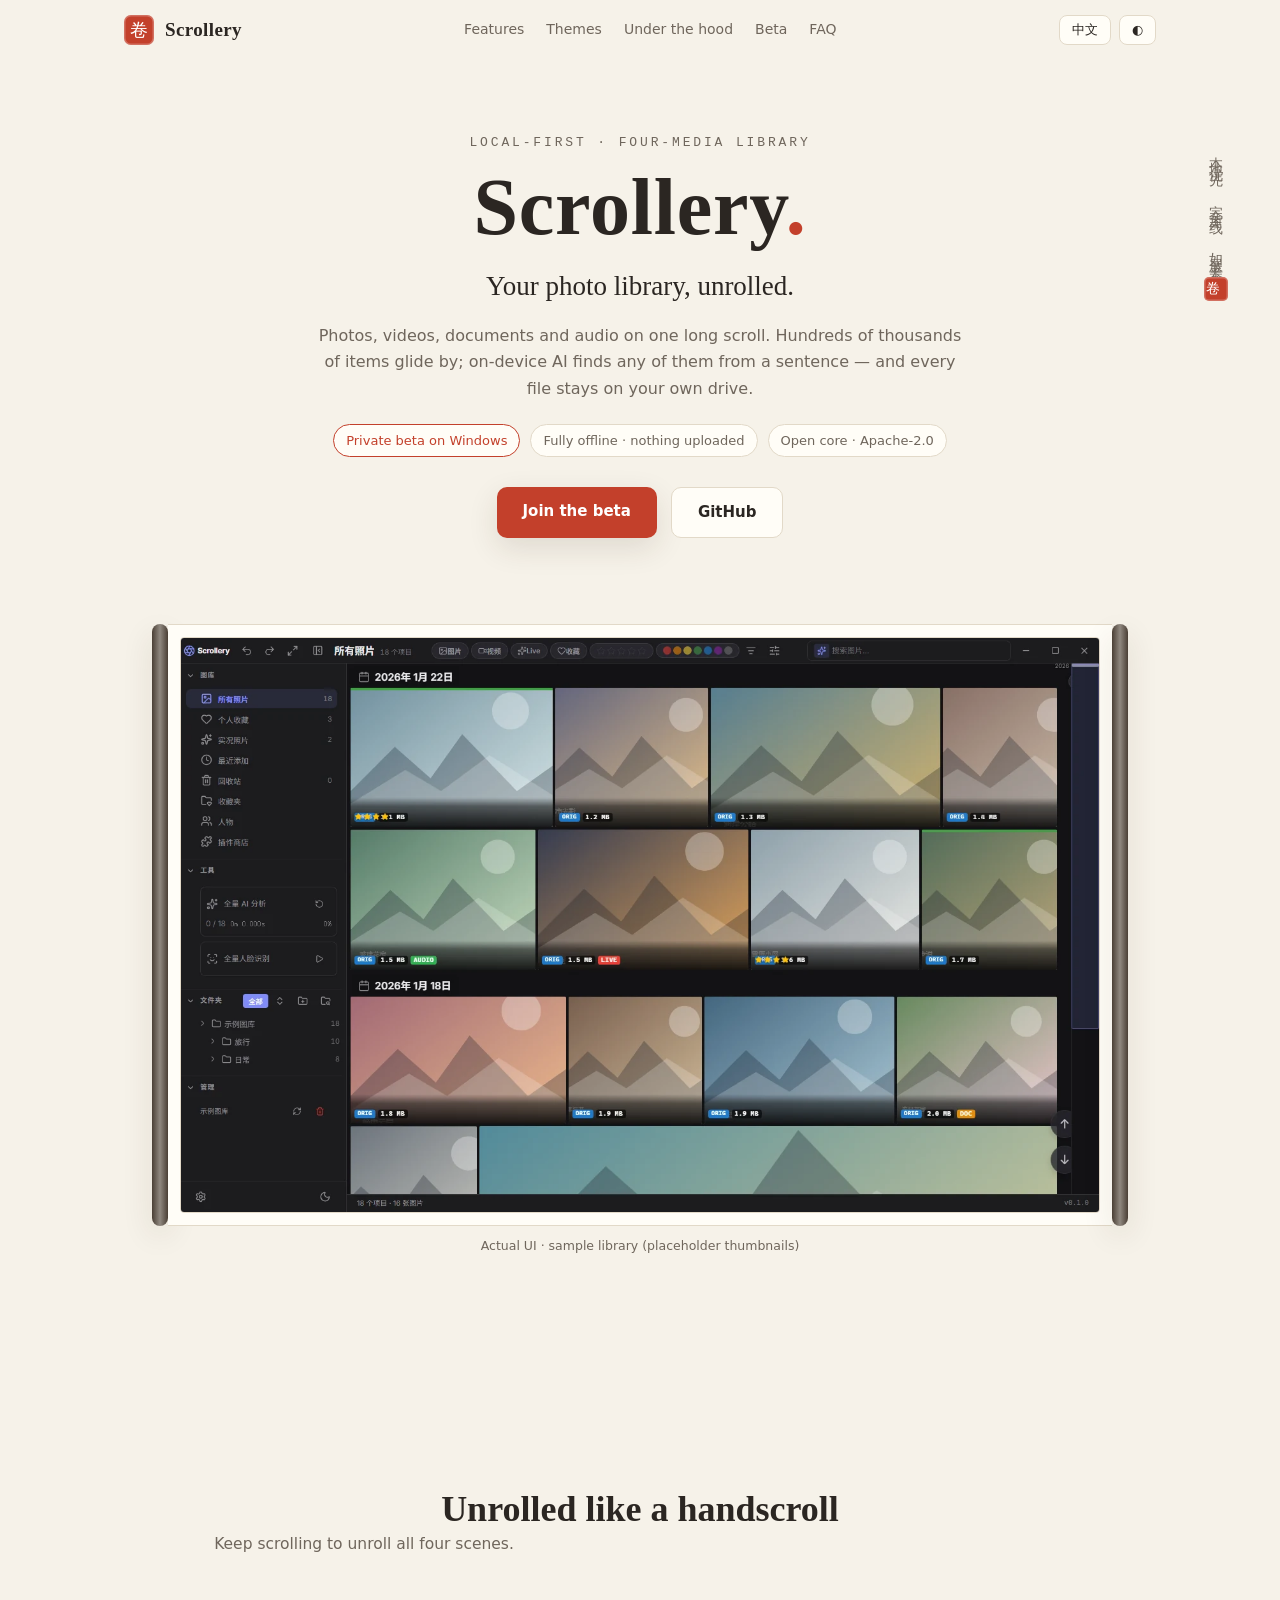
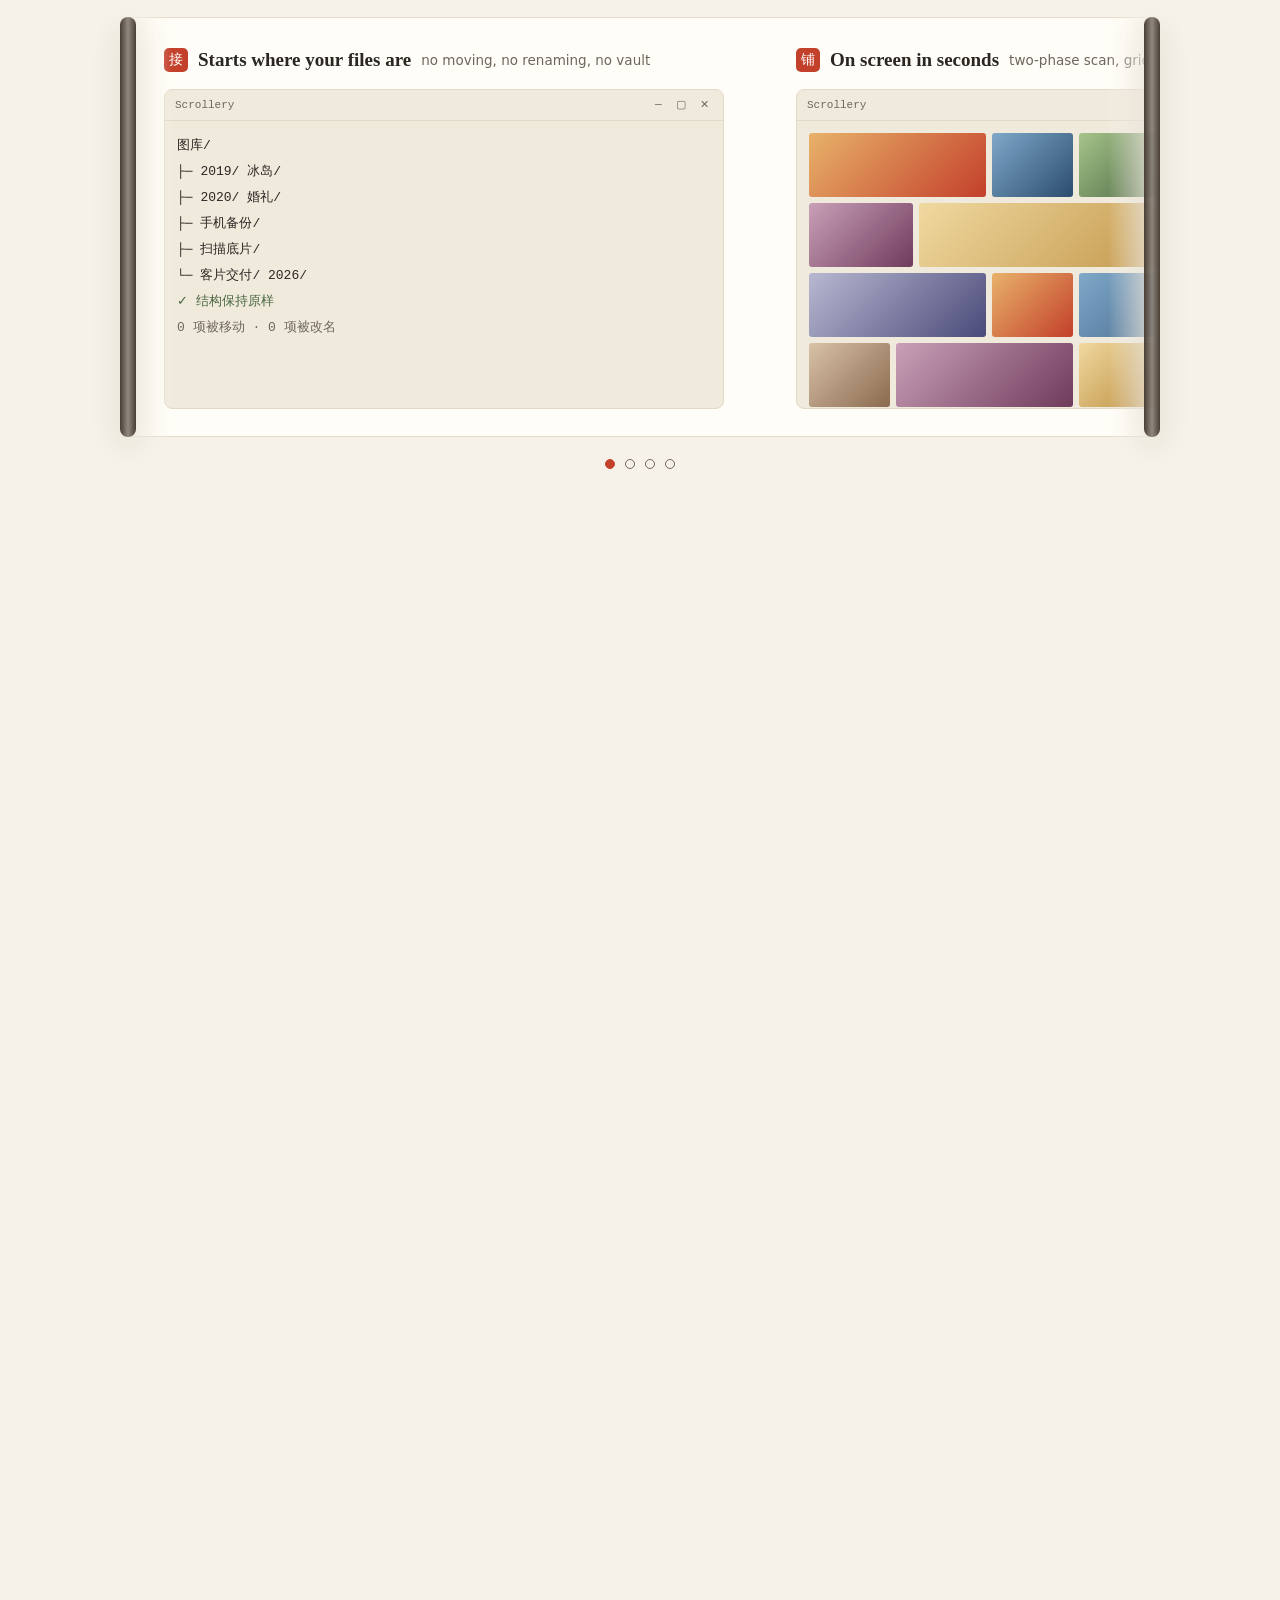
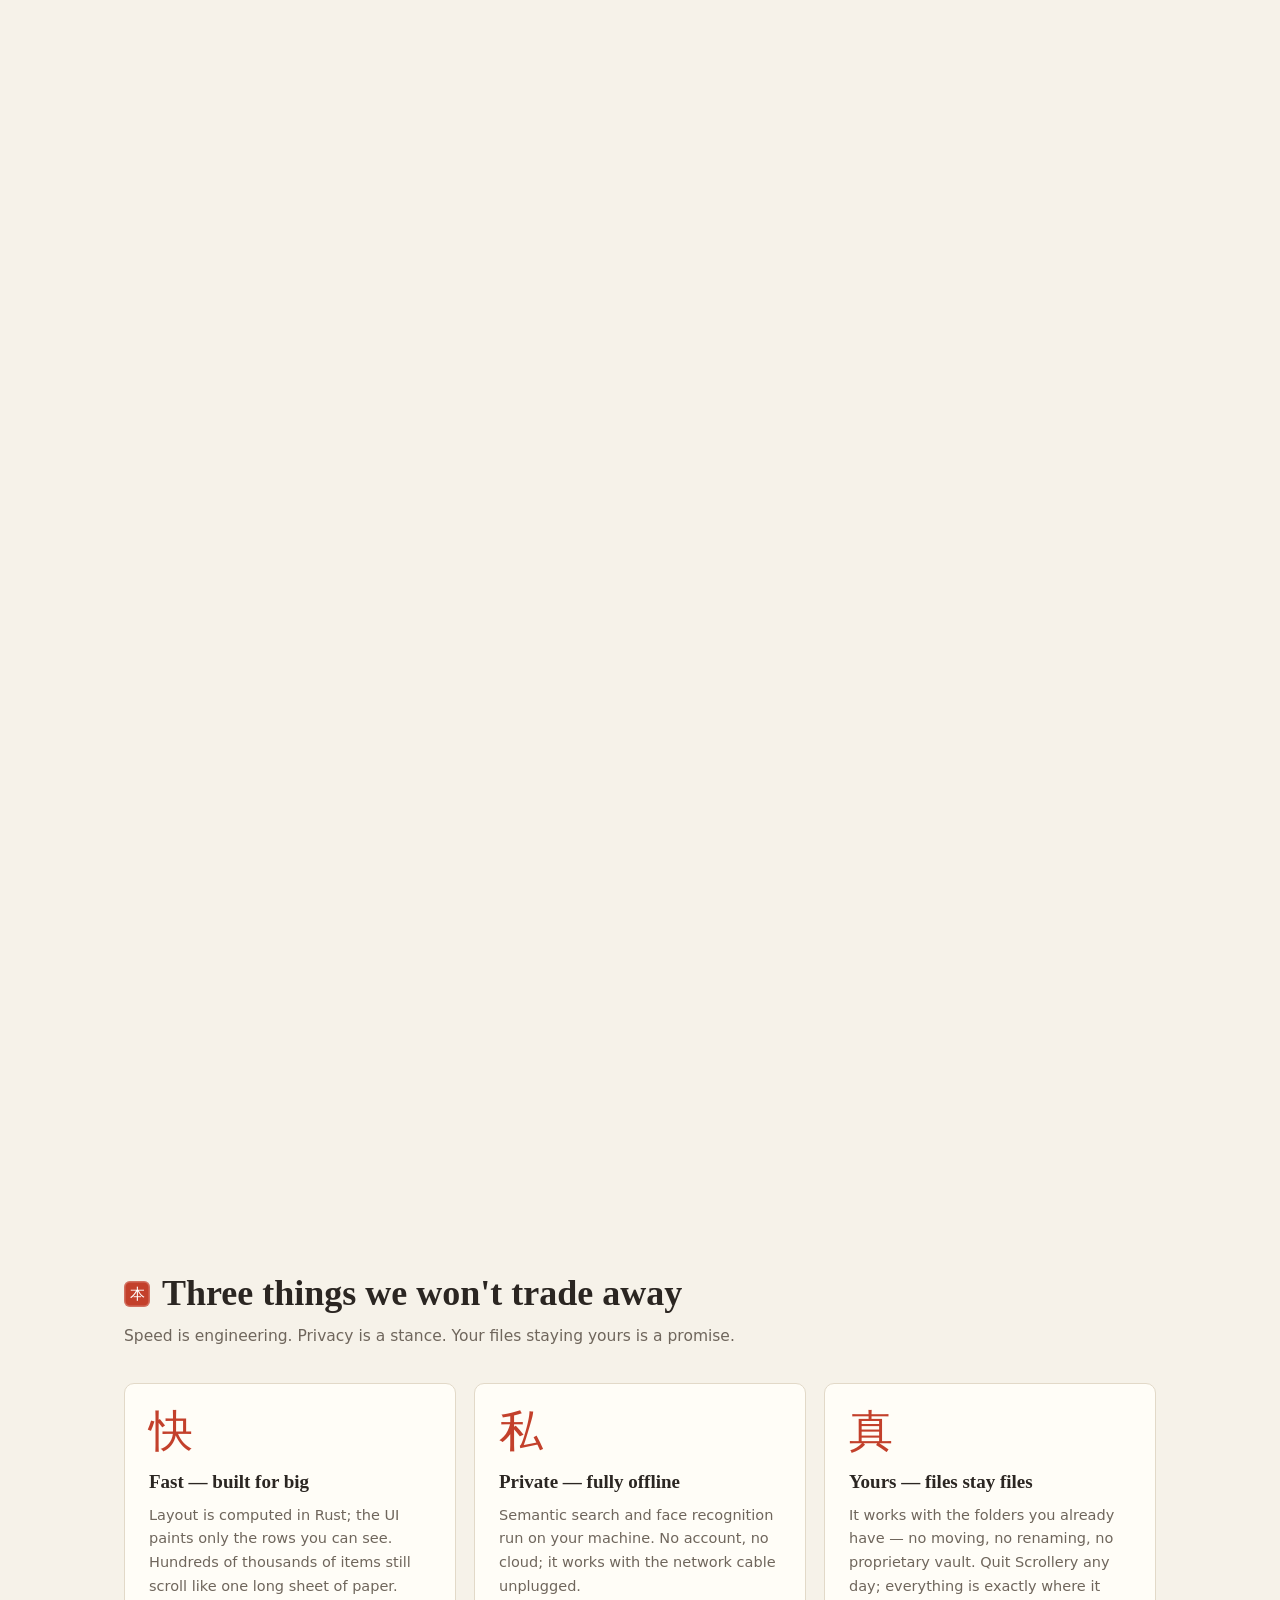
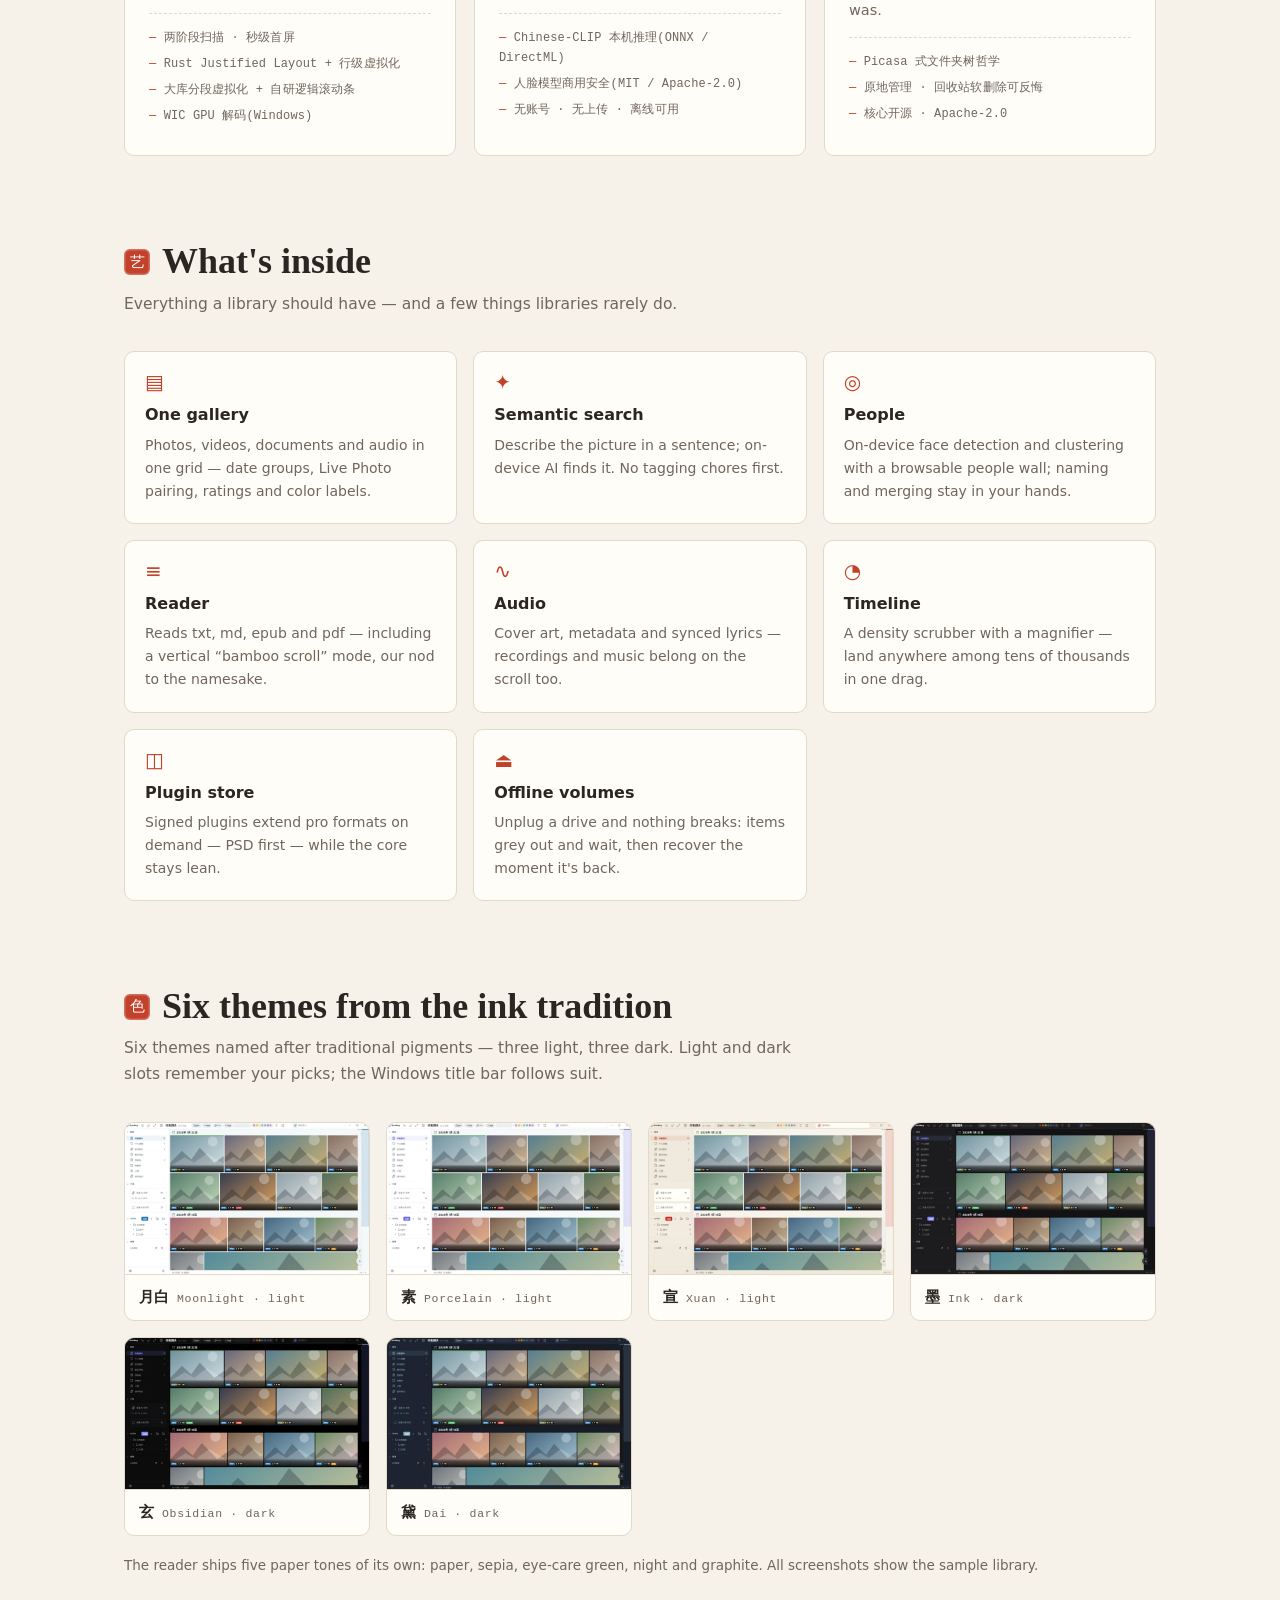
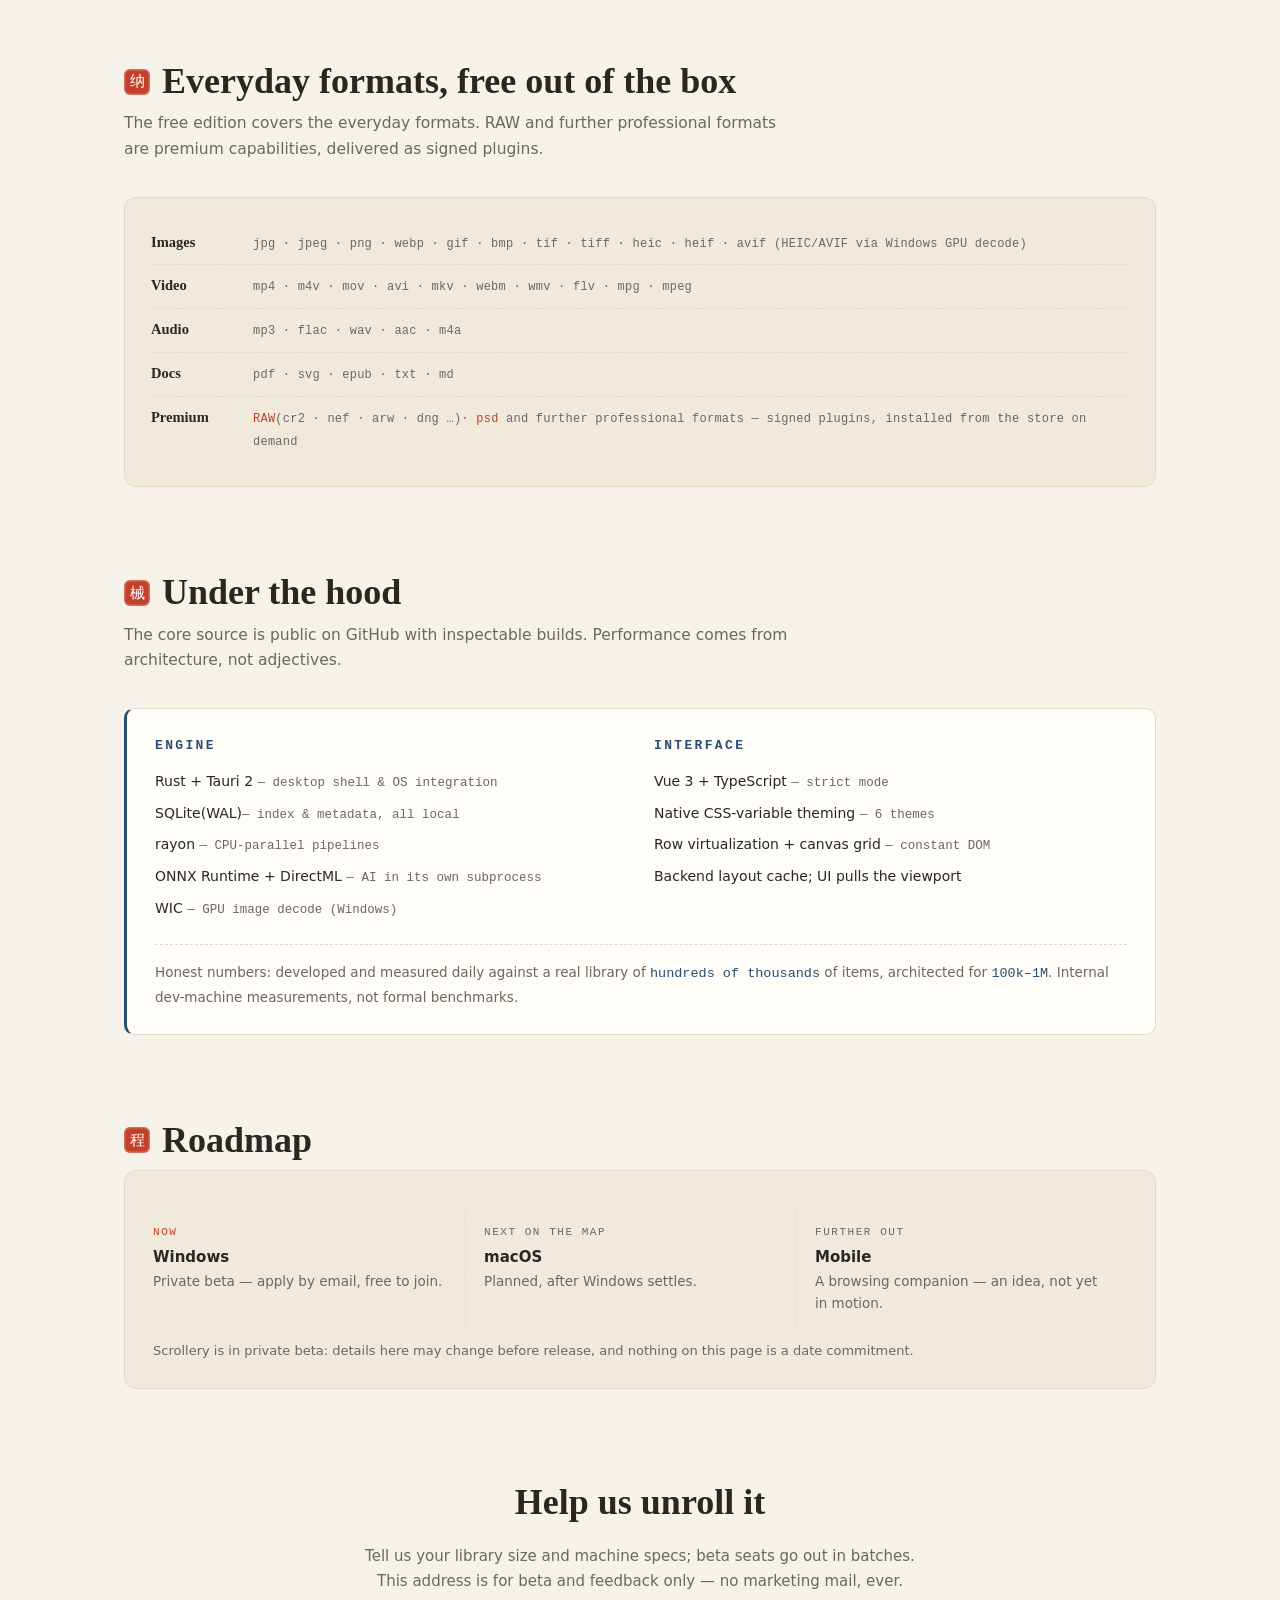
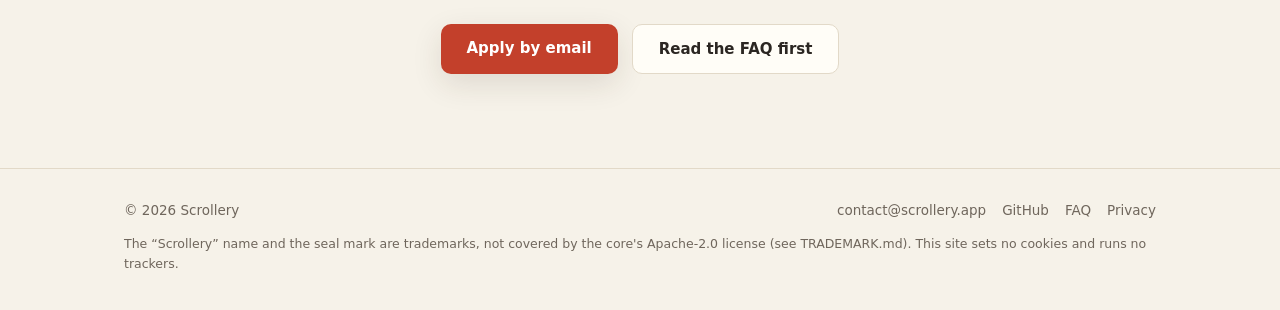
<file: index.html>
<!doctype html>
<html lang="zh-CN" data-lang="zh">
<head>
<meta charset="utf-8">
<meta name="viewport" content="width=device-width, initial-scale=1">
<title>Scrollery 画卷 — 本地优先的四媒体资源库 · A local-first media library</title>
<meta name="description" content="Scrollery(画卷):本地优先、完全离线的四媒体管理器——照片、视频、文档、音频。数十万张流畅画廊 + 本机 AI 语义搜索。A local-first, fully offline library for photos, videos, documents & audio.">
<link rel="canonical" href="https://scrollery.app/">
<meta property="og:type" content="website">
<meta property="og:site_name" content="Scrollery">
<meta property="og:title" content="Scrollery 画卷 — 铺开你的画卷">
<meta property="og:description" content="本地优先、完全离线的四媒体资源库。数十万张照片,如长卷般顺滑铺开。A local-first, fully offline media library — your photos, unrolled.">
<meta property="og:url" content="https://scrollery.app/">
<meta property="og:image" content="https://scrollery.app/assets/og.png">
<meta property="og:image:width" content="1200">
<meta property="og:image:height" content="630">
<meta property="og:locale" content="zh_CN">
<meta property="og:locale:alternate" content="en_US">
<meta name="twitter:card" content="summary_large_image">
<meta name="theme-color" content="#f6f2e9" media="(prefers-color-scheme: light)">
<meta name="theme-color" content="#171310" media="(prefers-color-scheme: dark)">
<link rel="icon" href="/assets/favicon.svg" type="image/svg+xml">
<link rel="apple-touch-icon" href="/assets/apple-touch-icon.png">
<link rel="manifest" href="/site.webmanifest">
<script src="/assets/boot.js"></script>
<link rel="stylesheet" href="/assets/site.css">
<script src="/assets/site.js" defer></script>
<script type="application/ld+json">
{
  "@context": "https://schema.org",
  "@graph": [
    {
      "@type": "SoftwareApplication",
      "name": "Scrollery",
      "alternateName": "画卷",
      "operatingSystem": "Windows 10, Windows 11",
      "applicationCategory": "MultimediaApplication",
      "description": "本地优先、完全离线的四媒体资源管理器:照片、视频、文档、音频。A local-first, fully offline media asset manager for photos, videos, documents and audio.",
      "url": "https://scrollery.app/",
      "image": "https://scrollery.app/assets/og.png",
      "sameAs": ["https://github.com/gfgjs/scrollery"]
    },
    {
      "@type": "WebSite",
      "name": "Scrollery",
      "url": "https://scrollery.app/",
      "inLanguage": ["zh-CN", "en"]
    }
  ]
}
</script>
</head>
<body>

<header class="site-head">
  <div class="wrap head-row">
    <a class="brand" href="/">
      <span class="seal-mini" aria-hidden="true">卷</span>
      <span class="brand-name">Scrollery</span>
    </a>
    <nav class="head-nav" aria-label="站点导航 Site">
      <a href="/#features"><span lang="zh-CN">特性</span><span lang="en">Features</span></a>
      <a href="/#themes"><span lang="zh-CN">主题</span><span lang="en">Themes</span></a>
      <a href="/#tech"><span lang="zh-CN">技术</span><span lang="en">Under the hood</span></a>
      <a href="/#join"><span lang="zh-CN">内测</span><span lang="en">Beta</span></a>
      <a href="/faq">FAQ</a>
    </nav>
    <div class="controls">
      <button class="ctl" id="langBtn" type="button">EN</button>
      <button class="ctl" id="themeBtn" type="button" aria-label="切换明暗主题 Toggle theme">◐</button>
    </div>
  </div>
</header>

<main>

  <!-- ── 引首 ── -->
  <section class="hero">
    <div class="wrap">
      <p class="hero-eyebrow"><span lang="zh-CN">本地优先 · 四媒体资源库</span><span lang="en">Local-first · Four-media library</span></p>
      <h1 class="hero-title">Scrollery<span class="tdot">.</span></h1>

      <p class="tagline" lang="zh-CN">铺开你的画卷</p>
      <p class="tagline" lang="en">Your photo library, unrolled.</p>

      <p class="sub" lang="zh-CN">照片、视频、文档、音频,收在同一幅长卷里。数十万张顺滑铺开,本机 AI 一句话找到——而每一个文件,都留在你自己的硬盘上。</p>
      <p class="sub" lang="en">Photos, videos, documents and audio on one long scroll. Hundreds of thousands of items glide by; on-device AI finds any of them from a sentence — and every file stays on your own drive.</p>

      <div class="badges">
        <span class="badge hot" lang="zh-CN">Windows 内测进行中</span>
        <span class="badge hot" lang="en">Private beta on Windows</span>
        <span class="badge" lang="zh-CN">完全离线 · 零上云</span>
        <span class="badge" lang="en">Fully offline · nothing uploaded</span>
        <span class="badge" lang="zh-CN">核心开源 · Apache-2.0</span>
        <span class="badge" lang="en">Open core · Apache-2.0</span>
      </div>

      <div class="ctas">
        <a class="btn primary" href="mailto:contact@scrollery.app?subject=Scrollery%20%E5%86%85%E6%B5%8B%E7%94%B3%E8%AF%B7%20%2F%20Beta%20request"><span lang="zh-CN">加入内测</span><span lang="en">Join the beta</span></a>
        <a class="btn ghost" href="https://github.com/gfgjs/scrollery" rel="noopener">GitHub</a>
      </div>
    </div>
    <aside class="colophon" aria-hidden="true">
      <span>本地优先 · 完全离线 · 如展手卷</span>
      <span class="seal-mini seal-stamp">卷</span>
    </aside>
  </section>

  <!-- ── 画心:界面实拍 ── -->
  <figure class="scrollframe">
    <div class="scrollframe-row">
      <div class="roller" aria-hidden="true"></div>
      <div class="paper-shot">
        <img src="/assets/shots/hero-gallery-ink.webp" alt="Scrollery 画廊界面(墨主题,示例图库)/ Scrollery gallery view, Ink theme, sample library" width="1440" height="900" fetchpriority="high">
      </div>
      <div class="roller" aria-hidden="true"></div>
    </div>
    <figcaption class="shot-note">
      <span lang="zh-CN">界面实拍 · 示例图库(缩略图为占位示意)</span>
      <span lang="en">Actual UI · sample library (placeholder thumbnails)</span>
    </figcaption>
  </figure>

  <!-- ── 展卷:滚动驱动的手卷四景 ── -->
  <section class="unroll" aria-label="手卷四景 Four scenes">
    <div class="unroll-stage">
      <div class="unroll-head">
        <h2 class="sec-title"><span lang="zh-CN">把照片铺成一幅画卷</span><span lang="en">Unrolled like a handscroll</span></h2>
        <p class="sec-lead" lang="zh-CN">继续向下滚动,展开四景。</p>
        <p class="sec-lead" lang="en">Keep scrolling to unroll all four scenes.</p>
      </div>
      <div class="unroll-viewport">
        <div class="roller left" aria-hidden="true"></div>
        <div class="roller right" aria-hidden="true"></div>
        <div class="unroll-paper">
          <div class="unroll-track">

            <div class="scene">
              <div class="scene-label">
                <span class="seal-chip" aria-hidden="true">接</span>
                <span class="t"><span lang="zh-CN">原样接入</span><span lang="en">Starts where your files are</span></span>
                <span class="d"><span lang="zh-CN">不搬移 · 不改名 · 不锁库</span><span lang="en">no moving, no renaming, no vault</span></span>
              </div>
              <div class="shot" role="img" aria-label="界面示意:文件夹树保持原样 Illustration: your folder tree, untouched">
                <div class="shot-bar" aria-hidden="true"><span>Scrollery</span><span class="win">─ ▢ ✕</span></div>
                <div class="shot-body" aria-hidden="true">
<pre class="mock-tree">
图库/
├─ 2019/ 冰岛/
├─ 2020/ 婚礼/
├─ 手机备份/
├─ 扫描底片/
└─ 客片交付/ 2026/
<span class="keep">✓ 结构保持原样</span>
<span class="dim">0 项被移动 · 0 项被改名</span></pre>
        </div>
      </div>
            </div>

            <div class="scene">
              <div class="scene-label">
                <span class="seal-chip" aria-hidden="true">铺</span>
                <span class="t"><span lang="zh-CN">秒级铺开</span><span lang="en">On screen in seconds</span></span>
                <span class="d"><span lang="zh-CN">两阶段扫描,先见网格</span><span lang="en">two-phase scan, grid first</span></span>
              </div>
              <div class="shot" role="img" aria-label="界面示意:两端对齐照片网格 Illustration: justified photo grid">
                <div class="shot-bar" aria-hidden="true"><span>Scrollery</span><span class="win">─ ▢ ✕</span></div>
                <div class="shot-body" aria-hidden="true">
                  <div class="jrow"><div class="ph f1 w2"></div><div class="ph f2"></div><div class="ph f3"></div><div class="ph f4 w2"></div></div>
                  <div class="jrow"><div class="ph f5"></div><div class="ph f6 w3"></div><div class="ph f7"></div></div>
                  <div class="jrow"><div class="ph f8 w2"></div><div class="ph f1"></div><div class="ph f2 w2"></div><div class="ph f3"></div></div>
                  <div class="jrow"><div class="ph f4"></div><div class="ph f5 w2"></div><div class="ph f6"></div><div class="ph f7 w2"></div></div>
                </div>
              </div>
            </div>

            <div class="scene">
              <div class="scene-label">
                <span class="seal-chip" aria-hidden="true">寻</span>
                <span class="t"><span lang="zh-CN">一句话找到</span><span lang="en">Found from a sentence</span></span>
                <span class="d"><span lang="zh-CN">中文语义搜索,全程本机</span><span lang="en">semantic search, fully on-device</span></span>
              </div>
              <div class="shot shot-search" role="img" aria-label="界面示意:语义搜索命中高亮 Illustration: semantic search highlighting matches">
                <div class="shot-bar" aria-hidden="true"><span>Scrollery</span><span class="win">─ ▢ ✕</span></div>
                <div class="shot-body" aria-hidden="true">
                  <div class="searchbar"><span>海边 日落</span><span class="hint">AI · 本机</span></div>
                  <div class="jrow"><div class="ph f2"></div><div class="ph f1 w2 hit"></div><div class="ph f3"></div><div class="ph f6 hit"></div></div>
                  <div class="jrow"><div class="ph f4 w2"></div><div class="ph f1 hit"></div><div class="ph f7 w2"></div></div>
                  <div class="jrow"><div class="ph f8"></div><div class="ph f5 w2"></div><div class="ph f6 w2 hit"></div><div class="ph f2"></div></div>
                </div>
              </div>
            </div>

            <div class="scene">
              <div class="scene-label">
                <span class="seal-chip" aria-hidden="true">游</span>
                <span class="t"><span lang="zh-CN">沿时间漫游</span><span lang="en">Wander along time</span></span>
                <span class="d"><span lang="zh-CN">密度时间轴,一拖到位</span><span lang="en">density scrubber, land anywhere</span></span>
              </div>
              <div class="shot" role="img" aria-label="界面示意:时间轴密度带 Illustration: timeline density scrubber">
                <div class="shot-bar" aria-hidden="true"><span>Scrollery</span><span class="win">─ ▢ ✕</span></div>
                <div class="shot-body" aria-hidden="true">
                  <div class="tl-ruler"><span>2019</span><span>2021</span><span>2023</span><span>2026</span></div>
                  <div class="tl-bars">
                    <div class="tl-bar tlh2"></div><div class="tl-bar tlh4"></div><div class="tl-bar tlh3"></div><div class="tl-bar tlh6"></div>
                    <div class="tl-bar tlh8 hot"></div><div class="tl-bar tlh5"></div><div class="tl-bar tlh2"></div><div class="tl-bar tlh3"></div>
                    <div class="tl-bar tlh5"></div><div class="tl-bar tlh7"></div><div class="tl-bar tlh4"></div><div class="tl-bar tlh1"></div>
                    <div class="tl-bar tlh3"></div><div class="tl-bar tlh6"></div><div class="tl-bar tlh4"></div><div class="tl-bar tlh2"></div>
                  </div>
                  <div class="jrow"><div class="ph f6 w2"></div><div class="ph f2"></div><div class="ph f1 w2"></div><div class="ph f7"></div></div>
                  <div class="jrow"><div class="ph f3"></div><div class="ph f4 w2"></div><div class="ph f8"></div><div class="ph f5"></div></div>
                </div>
              </div>
            </div>

          </div>
        </div>
      </div>
      <div class="unroll-dots" role="group" aria-label="四景导航 Scene navigation">
        <button class="dot" type="button" aria-label="第一景:原样接入 Scene 1" aria-current="true"></button>
        <button class="dot" type="button" aria-label="第二景:秒级铺开 Scene 2" aria-current="false"></button>
        <button class="dot" type="button" aria-label="第三景:一句话找到 Scene 3" aria-current="false"></button>
        <button class="dot" type="button" aria-label="第四景:沿时间漫游 Scene 4" aria-current="false"></button>
      </div>
    </div>
  </section>

  <!-- ── 三柱 ── -->
  <section class="sec" id="pillars">
    <div class="wrap">
      <div class="sec-head">
        <span class="seal-chip" aria-hidden="true">本</span>
        <h2 class="sec-title"><span lang="zh-CN">三个立身之本</span><span lang="en">Three things we won't trade away</span></h2>
      </div>
      <p class="sec-lead" lang="zh-CN">快,是工程;私,是立场;文件是你的,是承诺。</p>
      <p class="sec-lead" lang="en">Speed is engineering. Privacy is a stance. Your files staying yours is a promise.</p>

      <div class="pillar-grid">
        <div class="pillar">
          <div class="pillar-glyph" aria-hidden="true">快</div>
          <h3 class="pillar-title"><span lang="zh-CN">生来为海量</span><span lang="en">Fast — built for big</span></h3>
          <p class="pillar-text" lang="zh-CN">布局在 Rust 后端算好,前端只画看得见的那几行。数十万张的图库,滚起来依然像一张长卷。</p>
          <p class="pillar-text" lang="en">Layout is computed in Rust; the UI paints only the rows you can see. Hundreds of thousands of items still scroll like one long sheet of paper.</p>
          <ul class="spec" aria-label="性能要点 Performance notes">
            <li>两阶段扫描 · 秒级首屏</li>
            <li>Rust Justified Layout + 行级虚拟化</li>
            <li>大库分段虚拟化 + 自研逻辑滚动条</li>
            <li>WIC GPU 解码(Windows)</li>
          </ul>
        </div>
        <div class="pillar">
          <div class="pillar-glyph" aria-hidden="true">私</div>
          <h3 class="pillar-title"><span lang="zh-CN">完全离线</span><span lang="en">Private — fully offline</span></h3>
          <p class="pillar-text" lang="zh-CN">语义搜索与人脸识别都在你的机器上推理。没有账号,没有云端,断网照常工作。</p>
          <p class="pillar-text" lang="en">Semantic search and face recognition run on your machine. No account, no cloud; it works with the network cable unplugged.</p>
          <ul class="spec" aria-label="隐私要点 Privacy notes">
            <li>Chinese-CLIP 本机推理(ONNX / DirectML)</li>
            <li>人脸模型商用安全(MIT / Apache-2.0)</li>
            <li>无账号 · 无上传 · 离线可用</li>
          </ul>
        </div>
        <div class="pillar">
          <div class="pillar-glyph" aria-hidden="true">真</div>
          <h3 class="pillar-title"><span lang="zh-CN">文件始终是你的</span><span lang="en">Yours — files stay files</span></h3>
          <p class="pillar-text" lang="zh-CN">沿用你已有的文件夹,不搬移、不改名、不锁进私有库。哪天你不用 Scrollery 了,一切原样还在。</p>
          <p class="pillar-text" lang="en">It works with the folders you already have — no moving, no renaming, no proprietary vault. Quit Scrollery any day; everything is exactly where it was.</p>
          <ul class="spec" aria-label="数据主权要点 Ownership notes">
            <li>Picasa 式文件夹树哲学</li>
            <li>原地管理 · 回收站软删除可反悔</li>
            <li>核心开源 · Apache-2.0</li>
          </ul>
        </div>
      </div>
    </div>
  </section>

  <!-- ── 特性 ── -->
  <section class="sec" id="features">
    <div class="wrap">
      <div class="sec-head">
        <span class="seal-chip" aria-hidden="true">艺</span>
        <h2 class="sec-title"><span lang="zh-CN">卷中诸艺</span><span lang="en">What's inside</span></h2>
      </div>
      <p class="sec-lead" lang="zh-CN">一座图库该有的,和一座图库不常有的。</p>
      <p class="sec-lead" lang="en">Everything a library should have — and a few things libraries rarely do.</p>

      <div class="card-grid">
        <div class="card">
          <div class="card-ico" aria-hidden="true">▤</div>
          <h3 class="card-title"><span lang="zh-CN">统一画廊</span><span lang="en">One gallery</span></h3>
          <p class="card-text" lang="zh-CN">图、视、文、音同在一张网格:日期分组、Live Photo 配对、评分与色标。</p>
          <p class="card-text" lang="en">Photos, videos, documents and audio in one grid — date groups, Live Photo pairing, ratings and color labels.</p>
        </div>
        <div class="card">
          <div class="card-ico" aria-hidden="true">✦</div>
          <h3 class="card-title"><span lang="zh-CN">语义搜索</span><span lang="en">Semantic search</span></h3>
          <p class="card-text" lang="zh-CN">用一句中文描述画面,本机 AI 把它找出来——不用先打标签。</p>
          <p class="card-text" lang="en">Describe the picture in a sentence; on-device AI finds it. No tagging chores first.</p>
        </div>
        <div class="card">
          <div class="card-ico" aria-hidden="true">◎</div>
          <h3 class="card-title"><span lang="zh-CN">人物</span><span lang="en">People</span></h3>
          <p class="card-text" lang="zh-CN">本机人脸检测与聚类,人物墙一目了然;命名、合并都在你手里。</p>
          <p class="card-text" lang="en">On-device face detection and clustering with a browsable people wall; naming and merging stay in your hands.</p>
        </div>
        <div class="card">
          <div class="card-ico" aria-hidden="true">≡</div>
          <h3 class="card-title"><span lang="zh-CN">阅读器</span><span lang="en">Reader</span></h3>
          <p class="card-text" lang="zh-CN">txt、md、epub、pdf 一站式阅读;竖排「竹简」模式,向卷轴致敬。</p>
          <p class="card-text" lang="en">Reads txt, md, epub and pdf — including a vertical “bamboo scroll” mode, our nod to the namesake.</p>
        </div>
        <div class="card">
          <div class="card-ico" aria-hidden="true">∿</div>
          <h3 class="card-title"><span lang="zh-CN">音频</span><span lang="en">Audio</span></h3>
          <p class="card-text" lang="zh-CN">封面、元数据与同步歌词,录音与音乐同样归卷。</p>
          <p class="card-text" lang="en">Cover art, metadata and synced lyrics — recordings and music belong on the scroll too.</p>
        </div>
        <div class="card">
          <div class="card-ico" aria-hidden="true">◔</div>
          <h3 class="card-title"><span lang="zh-CN">时间轴</span><span lang="en">Timeline</span></h3>
          <p class="card-text" lang="zh-CN">右缘密度带加放大镜,数万张里一拖到位。</p>
          <p class="card-text" lang="en">A density scrubber with a magnifier — land anywhere among tens of thousands in one drag.</p>
        </div>
        <div class="card">
          <div class="card-ico" aria-hidden="true">◫</div>
          <h3 class="card-title"><span lang="zh-CN">插件商店</span><span lang="en">Plugin store</span></h3>
          <p class="card-text" lang="zh-CN">签名插件按需扩展专业格式,PSD 首发;核心保持轻快。</p>
          <p class="card-text" lang="en">Signed plugins extend pro formats on demand — PSD first — while the core stays lean.</p>
        </div>
        <div class="card">
          <div class="card-ico" aria-hidden="true">⏏</div>
          <h3 class="card-title"><span lang="zh-CN">离线卷</span><span lang="en">Offline volumes</span></h3>
          <p class="card-text" lang="zh-CN">移动硬盘拔走不慌:条目灰显待命,重新接上即恢复。</p>
          <p class="card-text" lang="en">Unplug a drive and nothing breaks: items grey out and wait, then recover the moment it's back.</p>
        </div>
      </div>
    </div>
  </section>

  <!-- ── 主题 ── -->
  <section class="sec" id="themes">
    <div class="wrap">
      <div class="sec-head">
        <span class="seal-chip" aria-hidden="true">色</span>
        <h2 class="sec-title"><span lang="zh-CN">六色传统,亮暗各半</span><span lang="en">Six themes from the ink tradition</span></h2>
      </div>
      <p class="sec-lead" lang="zh-CN">以传统色命名的六套主题,三亮三暗;亮暗各自记住你的选择,Windows 标题栏同色跟随。</p>
      <p class="sec-lead" lang="en">Six themes named after traditional pigments — three light, three dark. Light and dark slots remember your picks; the Windows title bar follows suit.</p>

      <div class="theme-grid">
        <div class="theme-item">
          <img src="/assets/shots/theme-moonlight.webp" alt="月白主题 Moonlight theme" width="720" height="450" loading="lazy">
          <div class="theme-name"><span class="zh-name">月白</span><span class="en-name">Moonlight · light</span></div>
        </div>
        <div class="theme-item">
          <img src="/assets/shots/theme-porcelain.webp" alt="素主题 Porcelain theme" width="720" height="450" loading="lazy">
          <div class="theme-name"><span class="zh-name">素</span><span class="en-name">Porcelain · light</span></div>
        </div>
        <div class="theme-item">
          <img src="/assets/shots/theme-xuan.webp" alt="宣主题 Xuan theme" width="720" height="450" loading="lazy">
          <div class="theme-name"><span class="zh-name">宣</span><span class="en-name">Xuan · light</span></div>
        </div>
        <div class="theme-item">
          <img src="/assets/shots/theme-ink.webp" alt="墨主题 Ink theme" width="720" height="450" loading="lazy">
          <div class="theme-name"><span class="zh-name">墨</span><span class="en-name">Ink · dark</span></div>
        </div>
        <div class="theme-item">
          <img src="/assets/shots/theme-obsidian.webp" alt="玄主题 Obsidian theme" width="720" height="450" loading="lazy">
          <div class="theme-name"><span class="zh-name">玄</span><span class="en-name">Obsidian · dark</span></div>
        </div>
        <div class="theme-item">
          <img src="/assets/shots/theme-dai.webp" alt="黛主题 Dai theme" width="720" height="450" loading="lazy">
          <div class="theme-name"><span class="zh-name">黛</span><span class="en-name">Dai · dark</span></div>
        </div>
      </div>
      <p class="theme-note">
        <span lang="zh-CN">阅读器另备五套独立纸色:纸白、羊皮纸、护眼绿、夜间、石墨。截图均为示例图库。</span>
        <span lang="en">The reader ships five paper tones of its own: paper, sepia, eye-care green, night and graphite. All screenshots show the sample library.</span>
      </p>
    </div>
  </section>

  <!-- ── 格式 ── -->
  <section class="sec" id="formats">
    <div class="wrap">
      <div class="sec-head">
        <span class="seal-chip" aria-hidden="true">纳</span>
        <h2 class="sec-title"><span lang="zh-CN">常见格式,免费开箱</span><span lang="en">Everyday formats, free out of the box</span></h2>
      </div>
      <p class="sec-lead" lang="zh-CN">免费版内置大众常见格式;RAW 与更多专业格式属高级能力,由签名插件按需提供。</p>
      <p class="sec-lead" lang="en">The free edition covers the everyday formats. RAW and further professional formats are premium capabilities, delivered as signed plugins.</p>

      <div class="fmt-band">
        <div class="fmt-row">
          <span class="fmt-k"><span lang="zh-CN">图像</span><span lang="en">Images</span></span>
          <span class="fmt-v">jpg · jpeg · png · webp · gif · bmp · tif · tiff · heic · heif · avif <span lang="zh-CN">(HEIC/AVIF 走 Windows GPU 解码)</span><span lang="en">(HEIC/AVIF via Windows GPU decode)</span></span>
        </div>
        <div class="fmt-row">
          <span class="fmt-k"><span lang="zh-CN">视频</span><span lang="en">Video</span></span>
          <span class="fmt-v">mp4 · m4v · mov · avi · mkv · webm · wmv · flv · mpg · mpeg</span>
        </div>
        <div class="fmt-row">
          <span class="fmt-k"><span lang="zh-CN">音频</span><span lang="en">Audio</span></span>
          <span class="fmt-v">mp3 · flac · wav · aac · m4a</span>
        </div>
        <div class="fmt-row">
          <span class="fmt-k"><span lang="zh-CN">文档</span><span lang="en">Docs</span></span>
          <span class="fmt-v">pdf · svg · epub · txt · md</span>
        </div>
        <div class="fmt-row">
          <span class="fmt-k"><span lang="zh-CN">高级</span><span lang="en">Premium</span></span>
          <span class="fmt-v"><span class="plug">RAW</span>(cr2 · nef · arw · dng …)· <span class="plug">psd</span> <span lang="zh-CN">等专业格式——签名插件,商店按需安装</span><span lang="en">and further professional formats — signed plugins, installed from the store on demand</span></span>
        </div>
      </div>
    </div>
  </section>

  <!-- ── 技术底座 ── -->
  <section class="sec" id="tech">
    <div class="wrap">
      <div class="sec-head">
        <span class="seal-chip" aria-hidden="true">械</span>
        <h2 class="sec-title"><span lang="zh-CN">卷底的机械</span><span lang="en">Under the hood</span></h2>
      </div>
      <p class="sec-lead" lang="zh-CN">核心代码公开在 GitHub,构建可查验;性能不靠形容词,靠架构。</p>
      <p class="sec-lead" lang="en">The core source is public on GitHub with inspectable builds. Performance comes from architecture, not adjectives.</p>

      <div class="tech-band">
        <div class="tech-cols">
          <div>
            <h3 class="tech-h"><span lang="zh-CN">引擎</span><span lang="en">Engine</span></h3>
            <ul class="tech-list">
              <li>Rust + Tauri 2 <span class="m">— <span lang="zh-CN">桌面壳与系统集成</span><span lang="en">desktop shell &amp; OS integration</span></span></li>
              <li>SQLite(WAL)<span class="m">— <span lang="zh-CN">索引与元数据,全部本地</span><span lang="en">index &amp; metadata, all local</span></span></li>
              <li>rayon <span class="m">— <span lang="zh-CN">CPU 并行流水线</span><span lang="en">CPU-parallel pipelines</span></span></li>
              <li>ONNX Runtime + DirectML <span class="m">— <span lang="zh-CN">AI 独立子进程</span><span lang="en">AI in its own subprocess</span></span></li>
              <li>WIC <span class="m">— <span lang="zh-CN">GPU 图像解码(Windows)</span><span lang="en">GPU image decode (Windows)</span></span></li>
            </ul>
          </div>
          <div>
            <h3 class="tech-h"><span lang="zh-CN">界面</span><span lang="en">Interface</span></h3>
            <ul class="tech-list">
              <li>Vue 3 + TypeScript <span class="m">— strict mode</span></li>
              <li><span lang="zh-CN">原生 CSS 变量主题系统</span><span lang="en">Native CSS-variable theming</span> <span class="m">— 6 themes</span></li>
              <li><span lang="zh-CN">行级虚拟化 + Canvas 网格</span><span lang="en">Row virtualization + canvas grid</span> <span class="m">— <span lang="zh-CN">DOM 恒定</span><span lang="en">constant DOM</span></span></li>
              <li><span lang="zh-CN">后端布局缓存,前端只取视口</span><span lang="en">Backend layout cache; UI pulls the viewport</span></li>
            </ul>
          </div>
        </div>
        <p class="claim">
          <span lang="zh-CN">性能口径:在<span class="num">数十万张</span>的真实图库上日常实测开发,架构面向<span class="num">十万~百万张</span>设计。数字为开发机内部实测,非正式基准。</span>
          <span lang="en">Honest numbers: developed and measured daily against a real library of <span class="num">hundreds of thousands</span> of items, architected for <span class="num">100k–1M</span>. Internal dev-machine measurements, not formal benchmarks.</span>
        </p>
      </div>
    </div>
  </section>

  <!-- ── 路线图 + 内测 ── -->
  <section class="sec" id="roadmap">
    <div class="wrap">
      <div class="sec-head">
        <span class="seal-chip" aria-hidden="true">程</span>
        <h2 class="sec-title"><span lang="zh-CN">路线图</span><span lang="en">Roadmap</span></h2>
      </div>
      <div class="roadmap">
        <div class="roadmap-steps">
          <div class="step">
            <div class="step-k now"><span lang="zh-CN">进行中</span><span lang="en">Now</span></div>
            <div class="step-t">Windows</div>
            <p class="step-d" lang="zh-CN">内测进行中,邮件申请、免费参与。</p>
            <p class="step-d" lang="en">Private beta — apply by email, free to join.</p>
          </div>
          <div class="step">
            <div class="step-k later"><span lang="zh-CN">路线图上</span><span lang="en">Next on the map</span></div>
            <div class="step-t">macOS</div>
            <p class="step-d" lang="zh-CN">规划中,次序在 Windows 之后。</p>
            <p class="step-d" lang="en">Planned, after Windows settles.</p>
          </div>
          <div class="step">
            <div class="step-k later"><span lang="zh-CN">远期</span><span lang="en">Further out</span></div>
            <div class="step-t"><span lang="zh-CN">移动端</span><span lang="en">Mobile</span></div>
            <p class="step-d" lang="zh-CN">浏览伴侣的构想,尚未开工。</p>
            <p class="step-d" lang="en">A browsing companion — an idea, not yet in motion.</p>
          </div>
        </div>
        <p class="hedge" lang="zh-CN">产品处于内测阶段:本页信息以正式发布为准,不构成发布时间承诺。</p>
        <p class="hedge" lang="en">Scrollery is in private beta: details here may change before release, and nothing on this page is a date commitment.</p>
      </div>
    </div>
  </section>

  <section class="join" id="join">
    <div class="wrap">
      <h2 class="join-title"><span lang="zh-CN">来,一起把卷铺开</span><span lang="en">Help us unroll it</span></h2>
      <p class="join-sub" lang="zh-CN">来信告诉我们你的图库规模与机器配置,我们按批次安排内测名额。此邮箱只用于内测与反馈,不发营销邮件。</p>
      <p class="join-sub" lang="en">Tell us your library size and machine specs; beta seats go out in batches. This address is for beta and feedback only — no marketing mail, ever.</p>
      <div class="ctas">
        <a class="btn primary" href="mailto:contact@scrollery.app?subject=Scrollery%20%E5%86%85%E6%B5%8B%E7%94%B3%E8%AF%B7%20%2F%20Beta%20request"><span lang="zh-CN">写信申请内测</span><span lang="en">Apply by email</span></a>
        <a class="btn ghost" href="/faq"><span lang="zh-CN">先看看 FAQ</span><span lang="en">Read the FAQ first</span></a>
      </div>
    </div>
  </section>

</main>

<footer class="site-foot">
  <div class="wrap">
    <div class="foot-row">
      <span>© 2026 Scrollery</span>
      <span class="foot-links">
        <a href="mailto:contact@scrollery.app">contact@scrollery.app</a>
        <a href="https://github.com/gfgjs/scrollery" rel="noopener">GitHub</a>
        <a href="/faq">FAQ</a>
        <a href="/privacy"><span lang="zh-CN">隐私承诺</span><span lang="en">Privacy</span></a>
      </span>
    </div>
    <p class="foot-legal">
      <span lang="zh-CN">「Scrollery」名称与「卷」印标识为商标,不在核心代码 Apache-2.0 授权范围内(详见仓库 <a href="https://github.com/gfgjs/scrollery/blob/main/TRADEMARK.md" rel="noopener">TRADEMARK.md</a>)。本站不使用 Cookie,亦无任何跟踪脚本。</span>
      <span lang="en">The “Scrollery” name and the seal mark are trademarks, not covered by the core's Apache-2.0 license (see <a href="https://github.com/gfgjs/scrollery/blob/main/TRADEMARK.md" rel="noopener">TRADEMARK.md</a>). This site sets no cookies and runs no trackers.</span>
    </p>
  </div>
</footer>

</body>
</html>
</file>
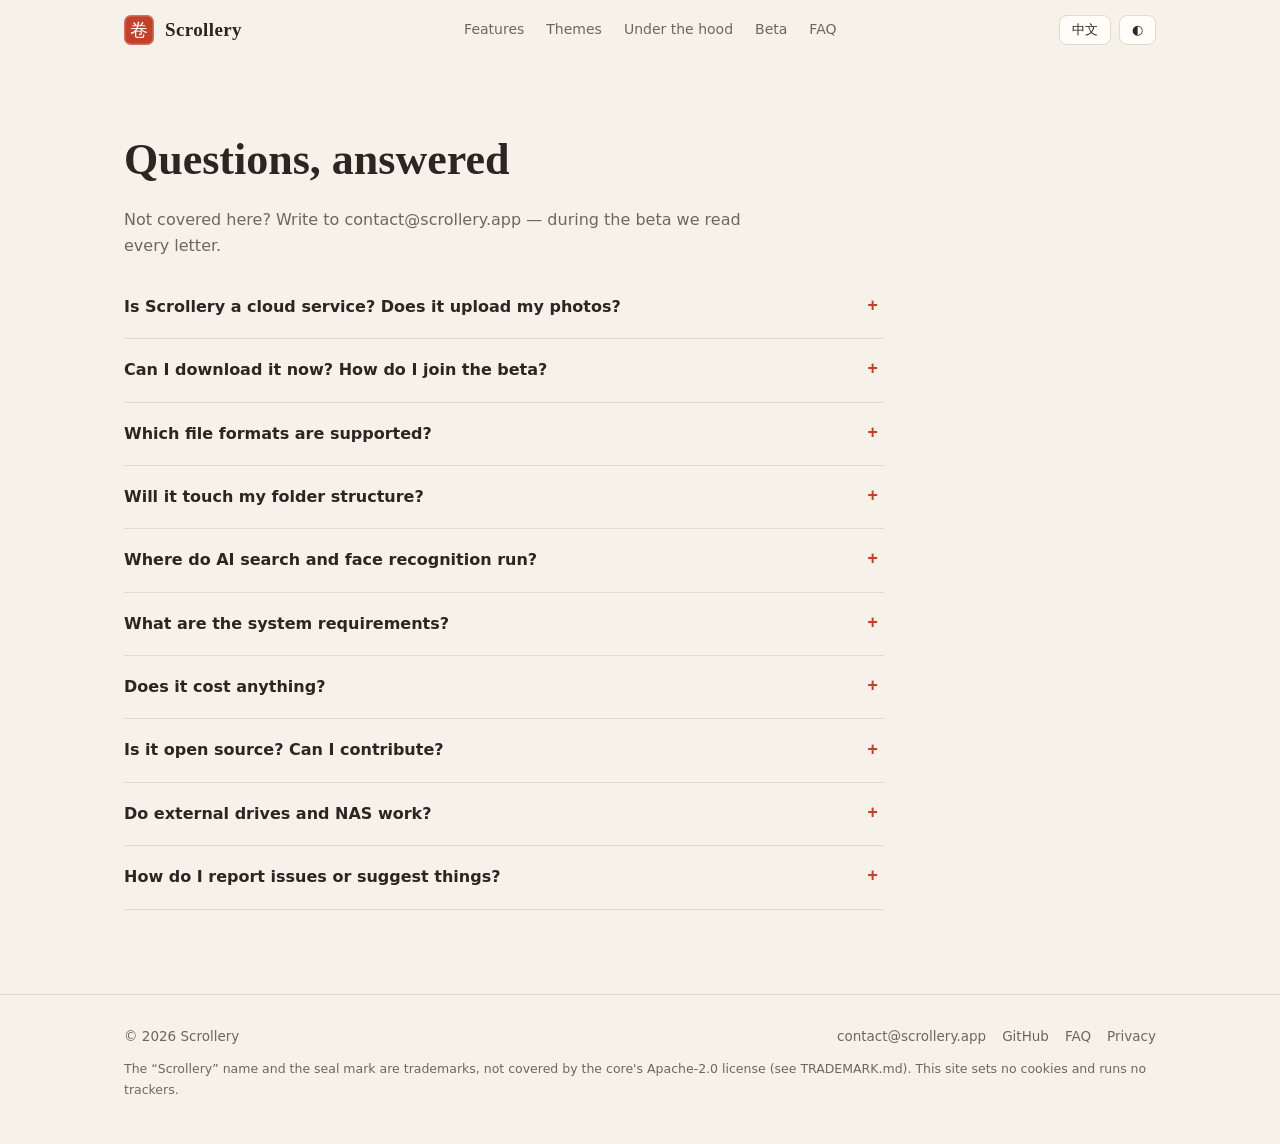
<file: faq.html>
<!doctype html>
<html lang="zh-CN" data-lang="zh">
<head>
<meta charset="utf-8">
<meta name="viewport" content="width=device-width, initial-scale=1">
<title>FAQ — Scrollery 画卷</title>
<meta name="description" content="Scrollery 常见问题:是否上传照片、支持格式、内测申请、系统要求、开源与商标。Scrollery FAQ: privacy, formats, beta access, requirements, open source.">
<link rel="canonical" href="https://scrollery.app/faq">
<meta property="og:type" content="website">
<meta property="og:site_name" content="Scrollery">
<meta property="og:title" content="Scrollery FAQ">
<meta property="og:description" content="常见问题:隐私、格式、内测、开源。FAQ: privacy, formats, beta, open source.">
<meta property="og:url" content="https://scrollery.app/faq">
<meta property="og:image" content="https://scrollery.app/assets/og.png">
<meta name="theme-color" content="#f6f2e9" media="(prefers-color-scheme: light)">
<meta name="theme-color" content="#171310" media="(prefers-color-scheme: dark)">
<link rel="icon" href="/assets/favicon.svg" type="image/svg+xml">
<link rel="apple-touch-icon" href="/assets/apple-touch-icon.png">
<link rel="manifest" href="/site.webmanifest">
<script src="/assets/boot.js"></script>
<link rel="stylesheet" href="/assets/site.css">
<script src="/assets/site.js" defer></script>
</head>
<body>

<header class="site-head">
  <div class="wrap head-row">
    <a class="brand" href="/">
      <span class="seal-mini" aria-hidden="true">卷</span>
      <span class="brand-name">Scrollery</span>
    </a>
    <nav class="head-nav" aria-label="站点导航 Site">
      <a href="/#features"><span lang="zh-CN">特性</span><span lang="en">Features</span></a>
      <a href="/#themes"><span lang="zh-CN">主题</span><span lang="en">Themes</span></a>
      <a href="/#tech"><span lang="zh-CN">技术</span><span lang="en">Under the hood</span></a>
      <a href="/#join"><span lang="zh-CN">内测</span><span lang="en">Beta</span></a>
      <a href="/faq" aria-current="page">FAQ</a>
    </nav>
    <div class="controls">
      <button class="ctl" id="langBtn" type="button">EN</button>
      <button class="ctl" id="themeBtn" type="button" aria-label="切换明暗主题 Toggle theme">◐</button>
    </div>
  </div>
</header>

<main class="wrap">
  <div class="page-head">
    <h1 class="page-title"><span lang="zh-CN">常见问题</span><span lang="en">Questions, answered</span></h1>
    <p class="page-lead" lang="zh-CN">没找到答案?写信到 contact@scrollery.app,内测期间我们读每一封。</p>
    <p class="page-lead" lang="en">Not covered here? Write to contact@scrollery.app — during the beta we read every letter.</p>
  </div>

  <div class="faq-list">

    <details class="faq-item">
      <summary><span lang="zh-CN">Scrollery 是云服务吗?会上传我的照片吗?</span><span lang="en">Is Scrollery a cloud service? Does it upload my photos?</span></summary>
      <div class="faq-a">
        <p lang="zh-CN">不是,也不会。Scrollery 是一款本地优先的桌面应用:照片、索引、缩略图和 AI 模型推理全部在你的设备上,没有账号体系,断网照常工作。详见<a href="/privacy">隐私承诺</a>。</p>
        <p lang="en">No and no. Scrollery is a local-first desktop app: your files, the index, thumbnails and AI inference all live on your device. There is no account system, and it works fully offline. See the <a href="/privacy">privacy promise</a>.</p>
      </div>
    </details>

    <details class="faq-item">
      <summary><span lang="zh-CN">现在能下载吗?怎么加入内测?</span><span lang="en">Can I download it now? How do I join the beta?</span></summary>
      <div class="faq-a">
        <p lang="zh-CN">Windows 版内测进行中,暂无公开下载。发邮件到 <a href="mailto:contact@scrollery.app?subject=Scrollery%20%E5%86%85%E6%B5%8B%E7%94%B3%E8%AF%B7%20%2F%20Beta%20request">contact@scrollery.app</a>,附上你的图库规模(大约多少张)与机器配置,我们按批次发放名额。内测免费。</p>
        <p lang="en">The Windows build is in private beta; there is no public download yet. Email <a href="mailto:contact@scrollery.app?subject=Scrollery%20%E5%86%85%E6%B5%8B%E7%94%B3%E8%AF%B7%20%2F%20Beta%20request">contact@scrollery.app</a> with your rough library size and machine specs, and seats go out in batches. The beta is free.</p>
      </div>
    </details>

    <details class="faq-item">
      <summary><span lang="zh-CN">支持哪些文件格式?</span><span lang="en">Which file formats are supported?</span></summary>
      <div class="faq-a">
        <p lang="zh-CN">免费版内置大众常见格式:图像全家(jpg/png/webp/gif/bmp/tif,以及走 Windows GPU 解码的 HEIC/HEIF/AVIF)、常见视频(mp4/mov/mkv/webm 等十种)、常见音频(mp3/flac/wav/aac/m4a)与常见文档(pdf/svg/epub/txt/md),并识别配对 Live Photo。相机 RAW 与更多专业格式(如 PSD)属高级能力,由商店里的签名插件按需提供。完整清单见<a href="/#formats">格式一节</a>。</p>
        <p lang="en">The free edition covers the everyday formats: the full image family (jpg/png/webp/gif/bmp/tif, plus HEIC/HEIF/AVIF via Windows GPU decode), ten common video formats (mp4/mov/mkv/webm…), common audio (mp3/flac/wav/aac/m4a) and common documents (pdf/svg/epub/txt/md), with Live Photo pairing. Camera RAW and further professional formats such as PSD are premium capabilities, delivered as signed plugins from the store. Full list in the <a href="/#formats">formats section</a>.</p>
      </div>
    </details>

    <details class="faq-item">
      <summary><span lang="zh-CN">它会改动我的文件夹结构吗?</span><span lang="en">Will it touch my folder structure?</span></summary>
      <div class="faq-a">
        <p lang="zh-CN">不会。Scrollery 沿用你现有的文件夹,原地建立索引:不搬移、不改名、不导入私有库。应用内删除默认进回收站,可反悔。哪天你不再使用,文件仍在原处。</p>
        <p lang="en">No. Scrollery indexes the folders you already have, in place — no moving, no renaming, no importing into a proprietary vault. In-app deletion goes to a recycle bin first. If you ever stop using it, your files are exactly where they always were.</p>
      </div>
    </details>

    <details class="faq-item">
      <summary><span lang="zh-CN">AI 搜索和人脸识别在哪里运行?</span><span lang="en">Where do AI search and face recognition run?</span></summary>
      <div class="faq-a">
        <p lang="zh-CN">全部在你的机器上:语义搜索使用 Chinese-CLIP,人脸检测与聚类使用商用许可安全的开源模型,推理跑在独立的本机子进程里(ONNX Runtime / DirectML)。图像内容不会离开你的设备。</p>
        <p lang="en">Entirely on your machine: semantic search uses Chinese-CLIP, and face detection/clustering uses openly licensed, commercially safe models, all running in a local subprocess (ONNX Runtime / DirectML). Image content never leaves your device.</p>
      </div>
    </details>

    <details class="faq-item">
      <summary><span lang="zh-CN">系统要求是什么?</span><span lang="en">What are the system requirements?</span></summary>
      <div class="faq-a">
        <p lang="zh-CN">内测阶段面向 64 位 Windows 10 / 11。HEIC/AVIF 解码与 AI 加速会利用系统自带的 GPU 能力(WIC / DirectML),无独立显卡也能运行。macOS 在路线图上。</p>
        <p lang="en">The beta targets 64-bit Windows 10 / 11. HEIC/AVIF decoding and AI acceleration use the OS's GPU facilities (WIC / DirectML); a discrete GPU is not required. macOS is on the roadmap.</p>
      </div>
    </details>

    <details class="faq-item">
      <summary><span lang="zh-CN">收费吗?</span><span lang="en">Does it cost anything?</span></summary>
      <div class="faq-a">
        <p lang="zh-CN">内测免费。正式版的商业模式尚未最终确定,会在发布时公布;核心代码保持开源(Apache-2.0)。</p>
        <p lang="en">The beta is free. Pricing for the final release hasn't been settled and will be announced at launch; the core stays open source under Apache-2.0.</p>
      </div>
    </details>

    <details class="faq-item">
      <summary><span lang="zh-CN">开源吗?我能参与吗?</span><span lang="en">Is it open source? Can I contribute?</span></summary>
      <div class="faq-a">
        <p lang="zh-CN">核心代码以 Apache-2.0 公开在 <a href="https://github.com/gfgjs/scrollery" rel="noopener">GitHub</a>,欢迎围观、提 issue 与反馈;贡献代码需签署 CLA(流程见仓库 CONTRIBUTING)。「Scrollery」名称与标识为商标,授权范围另见 TRADEMARK.md;部分专业格式插件为闭源发行。</p>
        <p lang="en">The core is public on <a href="https://github.com/gfgjs/scrollery" rel="noopener">GitHub</a> under Apache-2.0 — issues and feedback welcome; code contributions require a CLA (see CONTRIBUTING in the repo). The “Scrollery” name and mark are trademarks (see TRADEMARK.md), and some professional-format plugins ship closed-source.</p>
      </div>
    </details>

    <details class="faq-item">
      <summary><span lang="zh-CN">移动硬盘和 NAS 能用吗?</span><span lang="en">Do external drives and NAS work?</span></summary>
      <div class="faq-a">
        <p lang="zh-CN">能。移动硬盘拔出后,相关条目灰显待命,重新接上即自动恢复;库与缓存也可以放在 WebDAV 网络存储上(例如你自己的 NAS)——数据依然只流向你指定的服务器。</p>
        <p lang="en">Yes. When a drive is unplugged its items grey out and wait, recovering automatically on reconnect. The library and caches can also live on WebDAV storage (your own NAS, for example) — data still flows only to servers you designate.</p>
      </div>
    </details>

    <details class="faq-item">
      <summary><span lang="zh-CN">如何反馈问题或提建议?</span><span lang="en">How do I report issues or suggest things?</span></summary>
      <div class="faq-a">
        <p lang="zh-CN">邮件 <a href="mailto:contact@scrollery.app">contact@scrollery.app</a>,或在 <a href="https://github.com/gfgjs/scrollery/issues" rel="noopener">GitHub Issues</a> 留言。该邮箱只用于内测与反馈,不发营销邮件。</p>
        <p lang="en">Email <a href="mailto:contact@scrollery.app">contact@scrollery.app</a> or open a <a href="https://github.com/gfgjs/scrollery/issues" rel="noopener">GitHub issue</a>. The address is used for beta and feedback only — no marketing mail.</p>
      </div>
    </details>

  </div>
</main>

<footer class="site-foot">
  <div class="wrap">
    <div class="foot-row">
      <span>© 2026 Scrollery</span>
      <span class="foot-links">
        <a href="mailto:contact@scrollery.app">contact@scrollery.app</a>
        <a href="https://github.com/gfgjs/scrollery" rel="noopener">GitHub</a>
        <a href="/faq">FAQ</a>
        <a href="/privacy"><span lang="zh-CN">隐私承诺</span><span lang="en">Privacy</span></a>
      </span>
    </div>
    <p class="foot-legal">
      <span lang="zh-CN">「Scrollery」名称与「卷」印标识为商标,不在核心代码 Apache-2.0 授权范围内(详见仓库 <a href="https://github.com/gfgjs/scrollery/blob/main/TRADEMARK.md" rel="noopener">TRADEMARK.md</a>)。本站不使用 Cookie,亦无任何跟踪脚本。</span>
      <span lang="en">The “Scrollery” name and the seal mark are trademarks, not covered by the core's Apache-2.0 license (see <a href="https://github.com/gfgjs/scrollery/blob/main/TRADEMARK.md" rel="noopener">TRADEMARK.md</a>). This site sets no cookies and runs no trackers.</span>
    </p>
  </div>
</footer>

</body>
</html>
</file>
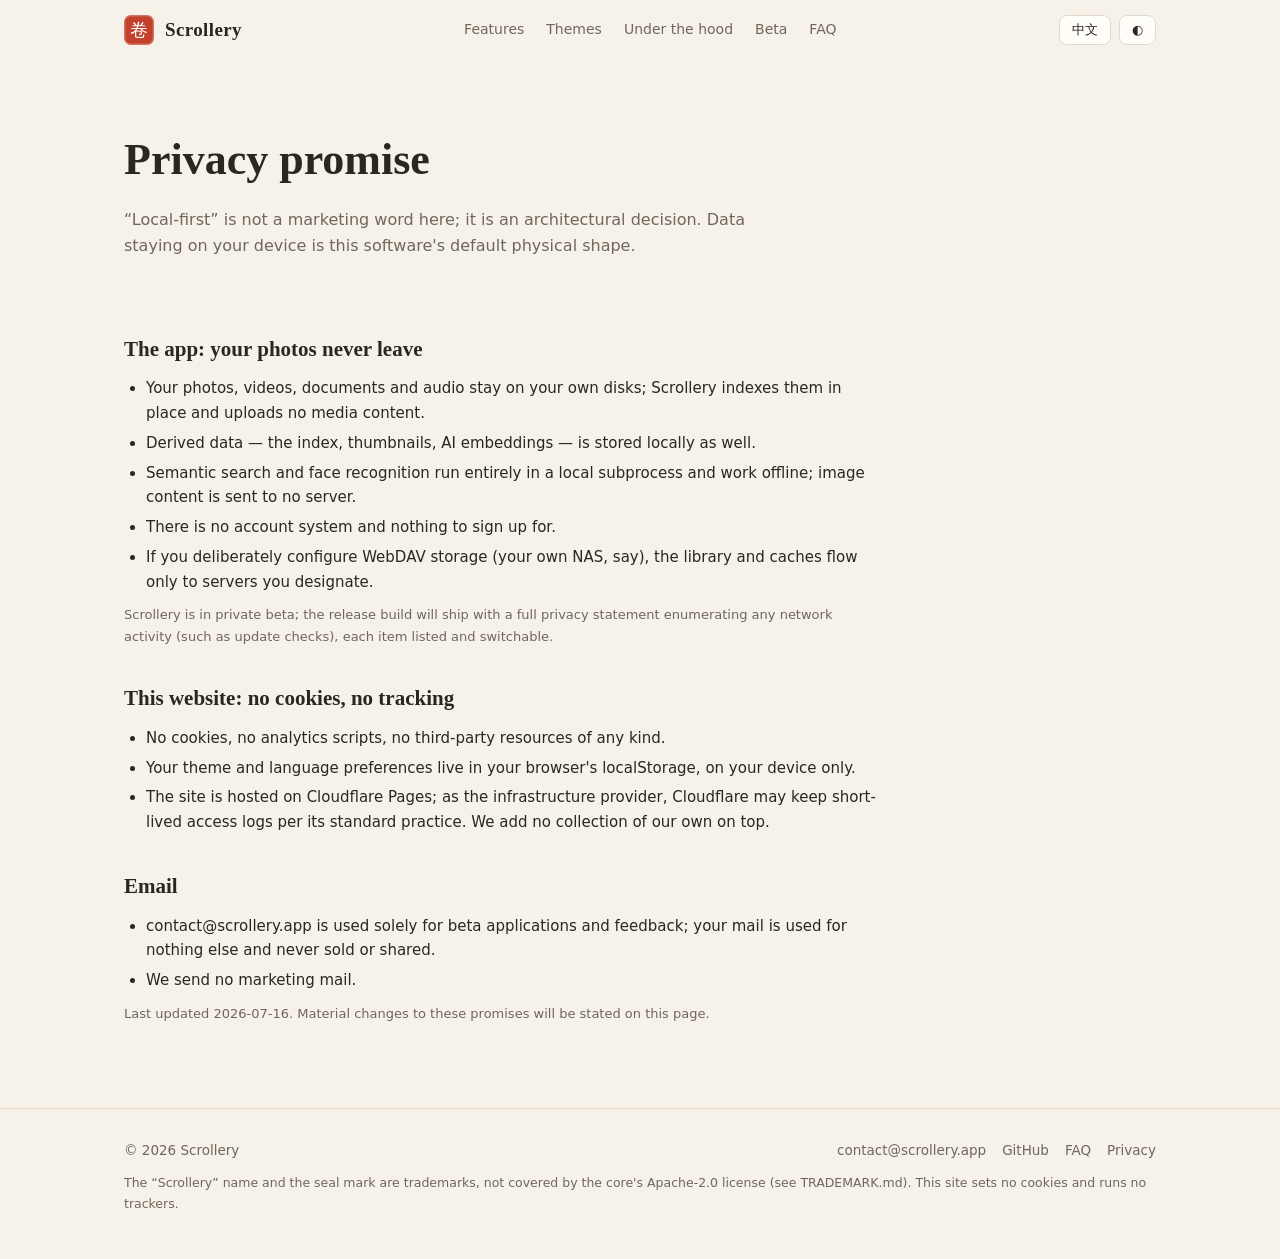
<file: privacy.html>
<!doctype html>
<html lang="zh-CN" data-lang="zh">
<head>
<meta charset="utf-8">
<meta name="viewport" content="width=device-width, initial-scale=1">
<title>隐私承诺 Privacy — Scrollery 画卷</title>
<meta name="description" content="Scrollery 隐私承诺:照片不上传、AI 全程本机、无账号无跟踪;本网站零 Cookie 零分析脚本。Scrollery privacy promise: nothing uploaded, on-device AI, no cookies.">
<link rel="canonical" href="https://scrollery.app/privacy">
<meta property="og:type" content="website">
<meta property="og:site_name" content="Scrollery">
<meta property="og:title" content="Scrollery 隐私承诺 · Privacy promise">
<meta property="og:description" content="照片不上传、AI 全程本机、无账号无跟踪。Nothing uploaded, on-device AI, no tracking.">
<meta property="og:url" content="https://scrollery.app/privacy">
<meta property="og:image" content="https://scrollery.app/assets/og.png">
<meta name="theme-color" content="#f6f2e9" media="(prefers-color-scheme: light)">
<meta name="theme-color" content="#171310" media="(prefers-color-scheme: dark)">
<link rel="icon" href="/assets/favicon.svg" type="image/svg+xml">
<link rel="apple-touch-icon" href="/assets/apple-touch-icon.png">
<link rel="manifest" href="/site.webmanifest">
<script src="/assets/boot.js"></script>
<link rel="stylesheet" href="/assets/site.css">
<script src="/assets/site.js" defer></script>
</head>
<body>

<header class="site-head">
  <div class="wrap head-row">
    <a class="brand" href="/">
      <span class="seal-mini" aria-hidden="true">卷</span>
      <span class="brand-name">Scrollery</span>
    </a>
    <nav class="head-nav" aria-label="站点导航 Site">
      <a href="/#features"><span lang="zh-CN">特性</span><span lang="en">Features</span></a>
      <a href="/#themes"><span lang="zh-CN">主题</span><span lang="en">Themes</span></a>
      <a href="/#tech"><span lang="zh-CN">技术</span><span lang="en">Under the hood</span></a>
      <a href="/#join"><span lang="zh-CN">内测</span><span lang="en">Beta</span></a>
      <a href="/faq">FAQ</a>
    </nav>
    <div class="controls">
      <button class="ctl" id="langBtn" type="button">EN</button>
      <button class="ctl" id="themeBtn" type="button" aria-label="切换明暗主题 Toggle theme">◐</button>
    </div>
  </div>
</header>

<main class="wrap">
  <div class="page-head">
    <h1 class="page-title"><span lang="zh-CN">隐私承诺</span><span lang="en">Privacy promise</span></h1>
    <p class="page-lead" lang="zh-CN">「本地优先」不是营销词,是架构决定:数据留在设备上,是这款软件的默认物理形态。</p>
    <p class="page-lead" lang="en">“Local-first” is not a marketing word here; it is an architectural decision. Data staying on your device is this software's default physical shape.</p>
  </div>

  <div class="prose">
    <h2 lang="zh-CN">应用:你的照片不出门</h2>
    <h2 lang="en">The app: your photos never leave</h2>
    <ul>
      <li lang="zh-CN">照片、视频、文档与音频保持在你自己的磁盘上;Scrollery 原地索引,不上传任何媒体内容。</li>
      <li lang="en">Your photos, videos, documents and audio stay on your own disks; Scrollery indexes them in place and uploads no media content.</li>
      <li lang="zh-CN">索引、缩略图与 AI 向量等派生数据同样存储在本机。</li>
      <li lang="en">Derived data — the index, thumbnails, AI embeddings — is stored locally as well.</li>
      <li lang="zh-CN">语义搜索与人脸识别的模型推理全部在本机子进程中运行,断网可用;图像内容不发往任何服务器。</li>
      <li lang="en">Semantic search and face recognition run entirely in a local subprocess and work offline; image content is sent to no server.</li>
      <li lang="zh-CN">没有账号体系,不要求注册。</li>
      <li lang="en">There is no account system and nothing to sign up for.</li>
      <li lang="zh-CN">若你主动配置 WebDAV 网络存储(例如自家 NAS),库与缓存只流向你指定的服务器。</li>
      <li lang="en">If you deliberately configure WebDAV storage (your own NAS, say), the library and caches flow only to servers you designate.</li>
    </ul>
    <p class="small" lang="zh-CN">产品处于内测阶段;正式发布时将随安装包附带完整的隐私说明,若有任何联网行为(如检查更新),会在其中逐项列明并可关闭。</p>
    <p class="small" lang="en">Scrollery is in private beta; the release build will ship with a full privacy statement enumerating any network activity (such as update checks), each item listed and switchable.</p>

    <h2 lang="zh-CN">本网站:零 Cookie,零跟踪</h2>
    <h2 lang="en">This website: no cookies, no tracking</h2>
    <ul>
      <li lang="zh-CN">不设 Cookie,不接入任何统计或分析脚本,不加载任何第三方资源。</li>
      <li lang="en">No cookies, no analytics scripts, no third-party resources of any kind.</li>
      <li lang="zh-CN">你的主题与语言偏好保存在浏览器 localStorage 里,只存在于你的设备。</li>
      <li lang="en">Your theme and language preferences live in your browser's localStorage, on your device only.</li>
      <li lang="zh-CN">本站托管于 Cloudflare Pages;Cloudflare 作为基础设施提供商,可能按其标准做法保留短期访问日志,我们不在其上叠加任何自有收集。</li>
      <li lang="en">The site is hosted on Cloudflare Pages; as the infrastructure provider, Cloudflare may keep short-lived access logs per its standard practice. We add no collection of our own on top.</li>
    </ul>

    <h2 lang="zh-CN">邮件</h2>
    <h2 lang="en">Email</h2>
    <ul>
      <li lang="zh-CN">contact@scrollery.app 只用于内测申请与反馈沟通;来信内容不用于其他目的,不会被出售或共享。</li>
      <li lang="en">contact@scrollery.app is used solely for beta applications and feedback; your mail is used for nothing else and never sold or shared.</li>
      <li lang="zh-CN">我们不发营销邮件。</li>
      <li lang="en">We send no marketing mail.</li>
    </ul>

    <p class="small" lang="zh-CN">本页更新于 2026-07-16。若承诺有实质变更,会在本页明示。</p>
    <p class="small" lang="en">Last updated 2026-07-16. Material changes to these promises will be stated on this page.</p>
  </div>
</main>

<footer class="site-foot">
  <div class="wrap">
    <div class="foot-row">
      <span>© 2026 Scrollery</span>
      <span class="foot-links">
        <a href="mailto:contact@scrollery.app">contact@scrollery.app</a>
        <a href="https://github.com/gfgjs/scrollery" rel="noopener">GitHub</a>
        <a href="/faq">FAQ</a>
        <a href="/privacy"><span lang="zh-CN">隐私承诺</span><span lang="en">Privacy</span></a>
      </span>
    </div>
    <p class="foot-legal">
      <span lang="zh-CN">「Scrollery」名称与「卷」印标识为商标,不在核心代码 Apache-2.0 授权范围内(详见仓库 <a href="https://github.com/gfgjs/scrollery/blob/main/TRADEMARK.md" rel="noopener">TRADEMARK.md</a>)。本站不使用 Cookie,亦无任何跟踪脚本。</span>
      <span lang="en">The “Scrollery” name and the seal mark are trademarks, not covered by the core's Apache-2.0 license (see <a href="https://github.com/gfgjs/scrollery/blob/main/TRADEMARK.md" rel="noopener">TRADEMARK.md</a>). This site sets no cookies and runs no trackers.</span>
    </p>
  </div>
</footer>

</body>
</html>
</file>
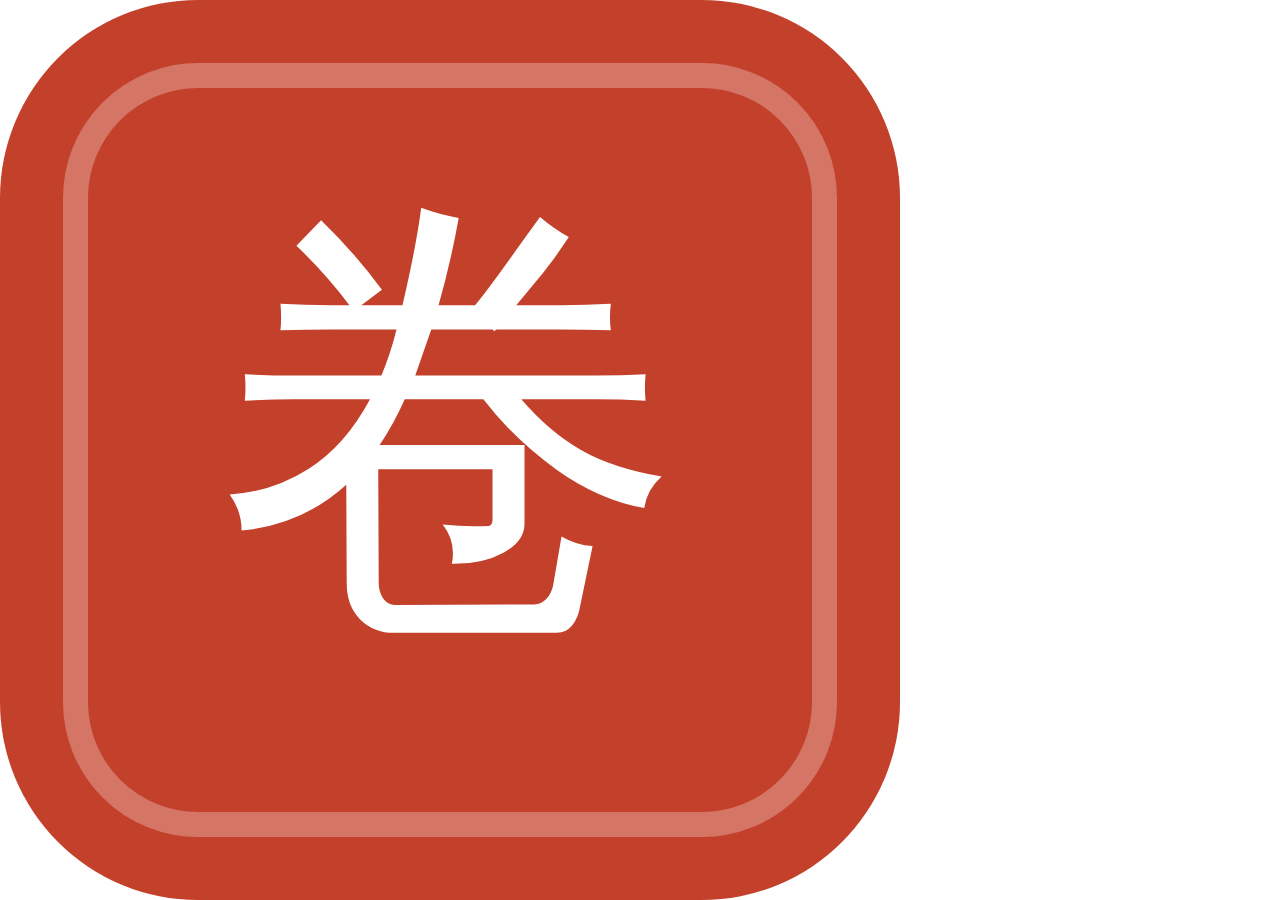
<file: assets-src/icon.html>
<!doctype html>
<html lang="zh-CN">
<head>
<meta charset="utf-8">
<title>icon source — headless Edge 按窗口尺寸截 icon-512/192 与 apple-touch-icon</title>
<style>
  /* 透明底截图给 icon-512/192(圆角外透明);apple-touch 用 --default-background-color=C3402BFF 满幅 */
  * { margin: 0; box-sizing: border-box; }
  html, body { width: 100vw; height: 100vh; background: transparent; overflow: hidden; }
  .seal {
    width: 100vmin; height: 100vmin; position: relative;
    background: #c3402b; border-radius: 22vmin;
    display: grid; place-items: center;
  }
  .seal::after {
    content: ""; position: absolute; inset: 7vmin;
    border: 2.8vmin solid rgba(255, 255, 255, .28); border-radius: 15vmin;
  }
  .seal span {
    font-family: KaiTi, STKaiti, "Songti SC", SimSun, serif;
    font-size: 52vmin; color: #fff; transform: translateY(-2.5vmin);
  }
</style>
</head>
<body>
  <div class="seal"><span>卷</span></div>
</body>
</html>
</file>
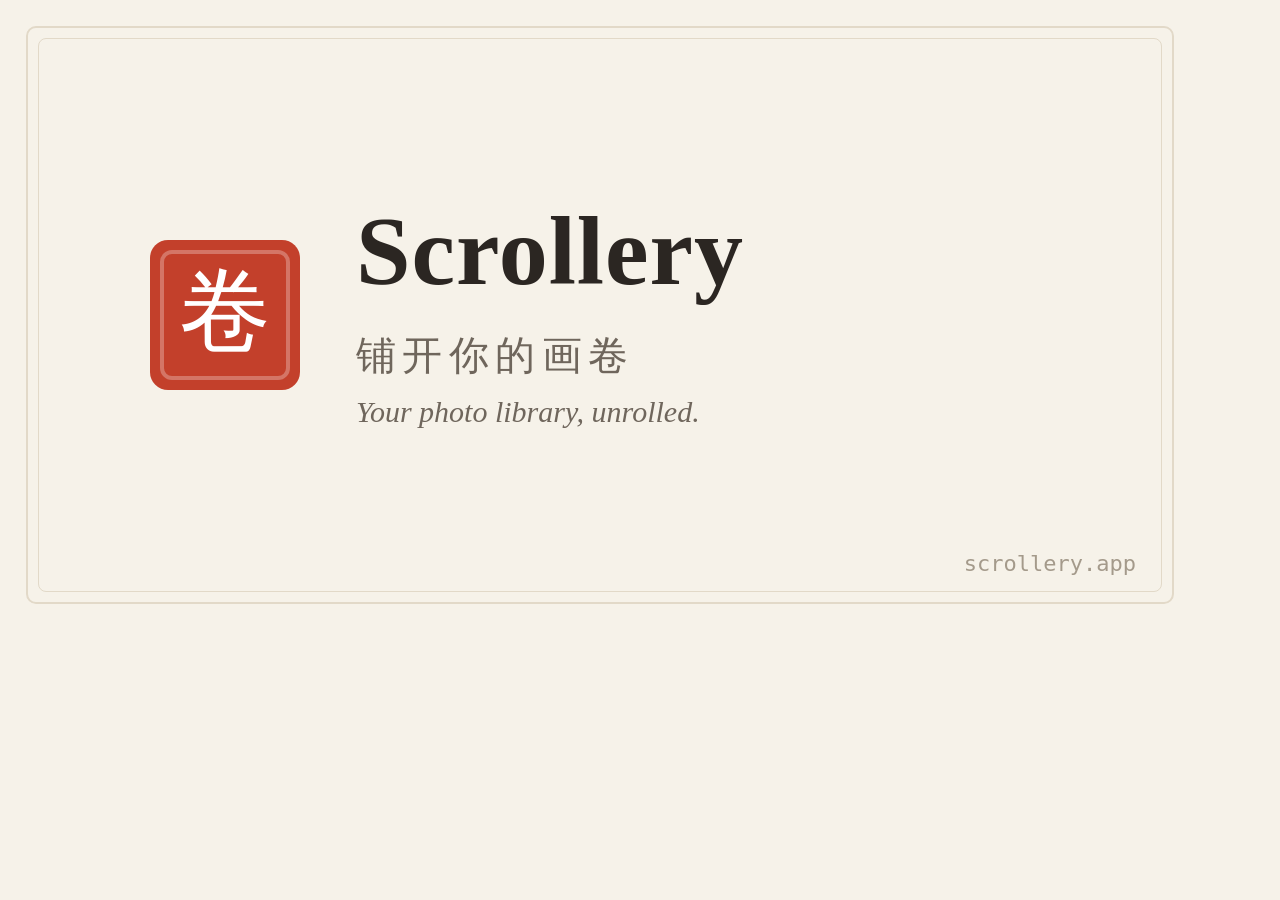
<file: assets-src/og.html>
<!doctype html>
<html lang="zh-CN">
<head>
<meta charset="utf-8">
<title>og source — 用 headless Edge 截 1200×630 生成 assets/og.png</title>
<style>
  :root {
    --paper: #f6f2e9; --ink: #2b2622; --muted: #6f665c;
    --faint: #a49a8b; --cinn: #c3402b; --line: #e2d9c8;
  }
  * { margin: 0; box-sizing: border-box; }
  body {
    width: 1200px; height: 630px; overflow: hidden; position: relative;
    background: var(--paper);
    font-family: "Palatino Linotype", Palatino, Georgia, "Songti SC", SimSun, serif;
  }
  /* 裱边双线 */
  .frame  { position: absolute; inset: 26px; border: 2px solid var(--line); border-radius: 10px; }
  .frame2 { position: absolute; inset: 38px; border: 1px solid var(--line); border-radius: 8px; }

  .row { position: absolute; inset: 0; display: flex; align-items: center; gap: 56px; padding-left: 150px; }

  .seal {
    width: 150px; height: 150px; flex: none; position: relative;
    background: var(--cinn); border-radius: 18px;
    display: grid; place-items: center;
  }
  .seal::after {
    content: ""; position: absolute; inset: 10px;
    border: 4px solid rgba(255, 255, 255, .28); border-radius: 12px;
  }
  .seal span {
    font-family: KaiTi, STKaiti, "Songti SC", SimSun, serif;
    font-size: 92px; color: #fff; transform: translateY(-4px);
  }

  .tx h1 { font-size: 98px; font-weight: 700; color: var(--ink); line-height: 1; letter-spacing: .01em; }
  .tx .zh { margin-top: 28px; font-size: 40px; color: var(--muted); letter-spacing: .16em; }
  .tx .en { margin-top: 12px; font-size: 30px; color: var(--muted); font-style: italic; }

  .url {
    position: absolute; right: 64px; bottom: 54px;
    font-family: Consolas, "Cascadia Mono", monospace;
    font-size: 22px; color: var(--faint);
  }
</style>
</head>
<body>
  <div class="frame"></div>
  <div class="frame2"></div>
  <div class="row">
    <div class="seal"><span>卷</span></div>
    <div class="tx">
      <h1>Scrollery</h1>
      <p class="zh">铺开你的画卷</p>
      <p class="en">Your photo library, unrolled.</p>
    </div>
  </div>
  <div class="url">scrollery.app</div>
</body>
</html>
</file>
<file: assets/site.css>
/* ═══════════════════════════════════════════════════════════════════
   Scrollery 官网 v2 — 纸墨朱砂 · 手卷裱装
   结构:tokens → base → 语言切换 → 组件(按页面出现顺序)→ 响应式
   纪律:只用 class 选择器控制版式;朱砂=品牌/交互,石青=技术/AI 区。
   ═══════════════════════════════════════════════════════════════════ */

/* ── tokens:纸(亮)/墨(暗) ─────────────────────────────────── */
:root {
  --bg: #f6f2e9;
  --surface: #fffdf7;
  --surface-2: #f0eadd;
  --text: #2b2622;
  --muted: #6f665c;
  --accent: #c3402b;
  --accent-ink: #a03421;
  --accent2: #2b4d6f;
  --ok: #4a6741;
  --line: #e2d9c8;
  --roller: #4a3f35;
  --shadow: 0 10px 30px rgba(60, 45, 25, .12);
  --serif: "Palatino Linotype", Palatino, Georgia, "Songti SC", "SimSun", serif;
  --sans: "Segoe UI", system-ui, -apple-system, "PingFang SC", "Microsoft YaHei", sans-serif;
  --mono: "Cascadia Mono", Consolas, "SF Mono", Menlo, monospace;
  --kai: KaiTi, STKaiti, "Songti SC", "SimSun", serif;
  color-scheme: light;
}
@media (prefers-color-scheme: dark) {
  :root:not([data-theme="light"]) {
    --bg: #171310;
    --surface: #211b16;
    --surface-2: #2a231c;
    --text: #ece5da;
    --muted: #a49a8b;
    --accent: #e05a3a;
    --accent-ink: #f07b5c;
    --accent2: #7fa8c9;
    --ok: #a6c48a;
    --line: #383026;
    --roller: #0e0b09;
    --shadow: 0 10px 30px rgba(0, 0, 0, .45);
    color-scheme: dark;
  }
}
:root[data-theme="dark"] {
  --bg: #171310;
  --surface: #211b16;
  --surface-2: #2a231c;
  --text: #ece5da;
  --muted: #a49a8b;
  --accent: #e05a3a;
  --accent-ink: #f07b5c;
  --accent2: #7fa8c9;
  --ok: #a6c48a;
  --line: #383026;
  --roller: #0e0b09;
  --shadow: 0 10px 30px rgba(0, 0, 0, .45);
  color-scheme: dark;
}

/* ── base ───────────────────────────────────────────────────────── */
* { box-sizing: border-box; margin: 0; padding: 0; }
html { scroll-behavior: smooth; }
@media (prefers-reduced-motion: reduce) { html { scroll-behavior: auto; } }
body {
  background: var(--bg);
  color: var(--text);
  font-family: var(--sans);
  line-height: 1.65;
  -webkit-font-smoothing: antialiased;
}
img { max-width: 100%; height: auto; display: block; }
a { color: inherit; }
.serif { font-family: var(--serif); }
.mono { font-family: var(--mono); }
.wrap { max-width: 1080px; margin: 0 auto; padding: 0 24px; }
:focus-visible { outline: 2px solid var(--accent); outline-offset: 2px; border-radius: 2px; }

/* ── 语言切换:整页双语共存,按根节点 data-lang 显隐 ──────────── */
html[data-lang="zh"] [lang="en"] { display: none !important; }
html[data-lang="en"] [lang="zh-CN"] { display: none !important; }

/* ── 顶栏 ───────────────────────────────────────────────────────── */
.site-head {
  position: sticky; top: 0; z-index: 50;
  background: color-mix(in srgb, var(--bg) 88%, transparent);
  backdrop-filter: blur(10px);
  -webkit-backdrop-filter: blur(10px);
  border-bottom: 1px solid transparent;
  transition: border-color .2s ease;
}
.site-head.scrolled { border-bottom-color: var(--line); }
.head-row { display: flex; align-items: center; justify-content: space-between; gap: 16px; padding-top: 14px; padding-bottom: 14px; }
.brand { display: flex; align-items: center; gap: 11px; text-decoration: none; }
.seal-mini {
  width: 30px; height: 30px; border-radius: 7px; flex: none;
  background: var(--accent); color: #fff;
  display: grid; place-items: center;
  font-family: var(--kai); font-size: 18px; line-height: 1;
  box-shadow: inset 0 0 0 1.5px rgba(255, 255, 255, .25);
}
.brand-name { font-family: var(--serif); font-weight: 700; font-size: 19px; letter-spacing: .02em; }
.head-nav { display: flex; gap: 22px; font-size: 14px; }
.head-nav a { text-decoration: none; color: var(--muted); }
.head-nav a:hover { color: var(--accent); }
.controls { display: flex; gap: 8px; }
.ctl {
  border: 1px solid var(--line); background: var(--surface);
  color: var(--text); border-radius: 8px;
  padding: 5px 12px; font-size: 13px; cursor: pointer; font-family: var(--sans);
}
.ctl:hover { border-color: var(--accent); color: var(--accent); }

/* ── 按钮 ───────────────────────────────────────────────────────── */
.btn {
  display: inline-block; text-decoration: none; border-radius: 10px;
  padding: 12px 26px; font-size: 15px; font-weight: 600;
  transition: transform .12s ease;
}
.btn:hover { transform: translateY(-1px); }
.btn.primary { background: var(--accent); color: #fff; box-shadow: var(--shadow); }
.btn.ghost { border: 1px solid var(--line); color: var(--text); background: var(--surface); }
.btn.ghost:hover { border-color: var(--accent); color: var(--accent); }

/* ── Hero(引首) ────────────────────────────────────────────────── */
.hero { padding: 72px 0 30px; text-align: center; position: relative; }
.hero-eyebrow {
  font-size: 13px; letter-spacing: .22em; color: var(--muted);
  text-transform: uppercase; font-family: var(--mono);
}
.hero-title { font-family: var(--serif); font-size: clamp(46px, 8vw, 80px); letter-spacing: .01em; line-height: 1.08; margin-top: 10px; }
.hero-title .tdot { color: var(--accent); }
.tagline { font-family: var(--serif); font-size: clamp(20px, 3vw, 27px); margin-top: 14px; }
.sub { max-width: 660px; margin: 14px auto 0; color: var(--muted); font-size: 16px; }
.badges { margin-top: 22px; display: flex; gap: 10px; justify-content: center; flex-wrap: wrap; }
.badge {
  font-size: 13px; padding: 5px 12px; border-radius: 999px;
  border: 1px solid var(--line); background: var(--surface); color: var(--muted);
}
.badge.hot { border-color: var(--accent); color: var(--accent); }
.ctas { margin-top: 30px; display: flex; gap: 14px; justify-content: center; flex-wrap: wrap; }
/* 落款:竖排装饰,仅宽屏 */
.colophon {
  position: absolute; right: max(18px, calc((100vw - 1080px) / 2 - 48px)); top: 86px;
  writing-mode: vertical-rl; letter-spacing: .38em;
  font-family: var(--serif); font-size: 14px; color: var(--muted);
  display: flex; align-items: center; gap: 14px;
}
.colophon .seal-mini { writing-mode: horizontal-tb; width: 24px; height: 24px; font-size: 14px; border-radius: 5px; }

/* ── 画心:真实截图裱在两轴之间 ─────────────────────────────────── */
.scrollframe { margin: 56px auto 0; max-width: 1000px; padding: 0 12px; }
.scrollframe-row { display: flex; align-items: stretch; }
.roller {
  width: 16px; border-radius: 8px; flex: none;
  background: linear-gradient(90deg, var(--roller), color-mix(in srgb, var(--roller) 60%, #fff 12%), var(--roller));
  box-shadow: var(--shadow);
}
.paper-shot {
  flex: 1; min-width: 0; padding: 12px;
  background: var(--surface);
  border-top: 1px solid var(--line); border-bottom: 1px solid var(--line);
}
.paper-shot img { border: 1px solid var(--line); border-radius: 4px; }
.shot-note { text-align: center; font-size: 12.5px; color: var(--muted); margin-top: 10px; }

/* ── 展卷(签名段):纵向滚动驱动横向展开 ───────────────────────── */
.unroll { position: relative; height: 340vh; margin-top: 72px; }
.unroll-stage {
  position: sticky; top: 0; height: 100vh;
  display: flex; flex-direction: column; justify-content: center;
  overflow: hidden;
}
.unroll-head { text-align: center; margin-bottom: 26px; padding: 0 24px; }
.unroll-viewport { position: relative; }
.unroll-viewport .roller { position: absolute; top: 0; bottom: 0; z-index: 3; }
.unroll-viewport .roller.left { left: max(8px, calc(50vw - 520px)); }
.unroll-viewport .roller.right { right: max(8px, calc(50vw - 520px)); }
.unroll-paper {
  margin: 0 auto; max-width: 1040px; padding: 26px 44px;
  background: var(--surface);
  border-top: 1px solid var(--line); border-bottom: 1px solid var(--line);
  overflow: hidden;
  -webkit-mask-image: linear-gradient(90deg, transparent, #000 5%, #000 95%, transparent);
          mask-image: linear-gradient(90deg, transparent, #000 5%, #000 95%, transparent);
}
.unroll-track { display: flex; gap: 72px; width: max-content; will-change: transform; }
.scene { width: min(560px, 74vw); flex: none; }
.scene-label { display: flex; align-items: center; gap: 10px; margin-bottom: 14px; }
.scene-label .seal-chip {
  width: 24px; height: 24px; border-radius: 5px; flex: none;
  background: var(--accent); color: #fff;
  display: grid; place-items: center;
  font-family: var(--kai); font-size: 14px;
}
.scene-label .t { font-family: var(--serif); font-size: 19px; font-weight: 700; }
.scene-label .d { font-size: 13.5px; color: var(--muted); }
.unroll-dots { display: flex; gap: 10px; justify-content: center; margin-top: 22px; }
.unroll-dots .dot {
  width: 10px; height: 10px; border-radius: 999px; padding: 0;
  border: 1px solid var(--muted); background: transparent; cursor: pointer;
}
.unroll-dots .dot[aria-current="true"] { background: var(--accent); border-color: var(--accent); }

/* 幕内「界面示意」通用窗框 */
.shot {
  background: var(--surface-2); border: 1px solid var(--line); border-radius: 8px;
  overflow: hidden; height: 320px; display: flex; flex-direction: column;
}
.shot-bar {
  display: flex; align-items: center; justify-content: space-between;
  padding: 6px 10px; border-bottom: 1px solid var(--line);
  font-family: var(--mono); font-size: 11px; color: var(--muted);
}
.shot-bar .win { letter-spacing: .35em; }
.shot-body { flex: 1; padding: 12px; overflow: hidden; position: relative; }

/* 幕1:原样接入(文件树) */
.mock-tree { font-family: var(--mono); font-size: 13px; line-height: 2; color: var(--text); white-space: pre; }
.mock-tree .dim { color: var(--muted); }
.mock-tree .keep { color: var(--ok); }

/* 幕2/幕3:两端对齐网格 */
.jrow { display: flex; gap: 6px; margin-bottom: 6px; }
.ph { border-radius: 3px; height: 64px; flex-grow: 1; min-width: 0; }
.ph.w2 { flex-grow: 2.2; }
.ph.w3 { flex-grow: 3; }
.f1 { background: linear-gradient(135deg, #e8b26a, #c3402b); }
.f2 { background: linear-gradient(135deg, #7fa8c9, #2b4d6f); }
.f3 { background: linear-gradient(135deg, #a6c48a, #4a6741); }
.f4 { background: linear-gradient(135deg, #d9c2a7, #8a6a4f); }
.f5 { background: linear-gradient(135deg, #c9a0b8, #6f3b5c); }
.f6 { background: linear-gradient(135deg, #f0d9a0, #b98a3a); }
.f7 { background: linear-gradient(135deg, #9fb8ad, #3c5c52); }
.f8 { background: linear-gradient(135deg, #b8b8d1, #4a4a7a); }

/* 幕3:语义搜索(石青区) */
.searchbar {
  display: flex; align-items: center; gap: 8px;
  background: var(--surface); border: 1px solid var(--accent2); border-radius: 999px;
  padding: 7px 14px; margin-bottom: 12px;
  font-size: 13.5px; color: var(--text); width: fit-content;
}
.searchbar .hint { color: var(--accent2); font-family: var(--mono); font-size: 11px; letter-spacing: .1em; }
.shot-search .ph { opacity: .28; }
.shot-search .ph.hit { opacity: 1; box-shadow: 0 0 0 2px var(--accent2); }

/* 幕4:时间轴 */
.tl-ruler {
  display: flex; justify-content: space-between; align-items: flex-end;
  border-bottom: 1px solid var(--line); padding-bottom: 4px; margin-bottom: 10px;
  font-family: var(--mono); font-size: 11px; color: var(--muted);
}
.tl-bars { display: flex; align-items: flex-end; gap: 3px; height: 44px; margin-bottom: 12px; }
.tl-bar { flex: 1; background: color-mix(in srgb, var(--accent) 55%, var(--line)); border-radius: 2px 2px 0 0; }
.tl-bar.hot { background: var(--accent); }
/* 密度条高度档位(CSP 禁 style 属性,故用类) */
.tlh1 { height: 14%; } .tlh2 { height: 26%; } .tlh3 { height: 38%; } .tlh4 { height: 52%; }
.tlh5 { height: 64%; } .tlh6 { height: 78%; } .tlh7 { height: 90%; } .tlh8 { height: 100%; }

/* ── 章节头 ─────────────────────────────────────────────────────── */
.sec { padding: 84px 0 0; }
.sec-head { display: flex; align-items: center; gap: 12px; margin-bottom: 8px; }
.sec-head .seal-chip {
  width: 26px; height: 26px; border-radius: 6px; flex: none;
  background: var(--accent); color: #fff;
  display: grid; place-items: center;
  font-family: var(--kai); font-size: 15px;
  box-shadow: inset 0 0 0 1.5px rgba(255, 255, 255, .25);
}
.sec-title { font-family: var(--serif); font-size: clamp(26px, 4vw, 36px); line-height: 1.2; }
.sec-lead { color: var(--muted); font-size: 15.5px; max-width: 680px; margin-bottom: 34px; }
.rule { border: 0; border-top: 1px solid var(--line); margin: 0 0 34px; }

/* ── 三柱:快 / 私 / 真 ─────────────────────────────────────────── */
.pillar-grid { display: grid; grid-template-columns: repeat(auto-fit, minmax(260px, 1fr)); gap: 18px; }
.pillar { background: var(--surface); border: 1px solid var(--line); border-radius: 10px; padding: 26px 24px; }
.pillar-glyph { font-family: var(--kai); font-size: 44px; line-height: 1; color: var(--accent); }
.pillar-title { font-family: var(--serif); font-size: 19px; font-weight: 700; margin: 12px 0 6px; }
.pillar-text { font-size: 14.5px; color: var(--muted); }
.spec { list-style: none; margin-top: 14px; border-top: 1px dashed var(--line); padding-top: 12px; }
.spec li {
  font-family: var(--mono); font-size: 12px; color: var(--muted);
  padding: 3px 0; letter-spacing: .01em;
}
.spec li::before { content: "— "; color: var(--accent); }

/* ── 特性卡 ─────────────────────────────────────────────────────── */
.card-grid { display: grid; grid-template-columns: repeat(auto-fit, minmax(250px, 1fr)); gap: 16px; }
.card { background: var(--surface); border: 1px solid var(--line); border-radius: 10px; padding: 20px; }
.card-ico { font-size: 20px; color: var(--accent); line-height: 1; }
.card-title { font-size: 16px; font-weight: 700; margin: 10px 0 5px; }
.card-text { font-size: 14px; color: var(--muted); }

/* ── 主题矩阵 ───────────────────────────────────────────────────── */
.theme-grid { display: grid; grid-template-columns: repeat(auto-fit, minmax(230px, 1fr)); gap: 16px; }
.theme-item { background: var(--surface); border: 1px solid var(--line); border-radius: 10px; overflow: hidden; }
.theme-item img { border-bottom: 1px solid var(--line); aspect-ratio: 16 / 10; object-fit: cover; }
.theme-name { display: flex; align-items: baseline; gap: 8px; padding: 10px 14px; }
.theme-name .zh-name { font-family: var(--serif); font-weight: 700; font-size: 15px; }
.theme-name .en-name { font-family: var(--mono); font-size: 11.5px; color: var(--muted); letter-spacing: .06em; }
.theme-note { margin-top: 18px; font-size: 13.5px; color: var(--muted); }

/* ── 格式带 ─────────────────────────────────────────────────────── */
.fmt-band { background: var(--surface-2); border: 1px solid var(--line); border-radius: 12px; padding: 24px 26px; }
.fmt-row { display: flex; gap: 14px; padding: 9px 0; border-bottom: 1px dashed var(--line); align-items: baseline; }
.fmt-row:last-child { border-bottom: 0; }
.fmt-k { font-family: var(--serif); font-weight: 700; font-size: 14.5px; flex: none; width: 88px; }
.fmt-v { font-family: var(--mono); font-size: 12px; color: var(--muted); letter-spacing: .02em; line-height: 1.9; }
.fmt-v .plug { color: var(--accent); }

/* ── 技术底座(石青区) ─────────────────────────────────────────── */
.tech-band { border: 1px solid var(--line); border-left: 3px solid var(--accent2); border-radius: 10px; background: var(--surface); padding: 26px 28px; }
.tech-cols { display: grid; grid-template-columns: 1fr 1fr; gap: 26px; }
.tech-h { font-size: 13px; font-family: var(--mono); letter-spacing: .18em; color: var(--accent2); text-transform: uppercase; margin-bottom: 10px; }
.tech-list { list-style: none; }
.tech-list li { font-size: 14px; padding: 4px 0; color: var(--text); }
.tech-list li .m { font-family: var(--mono); font-size: 12.5px; color: var(--muted); }
.claim { margin-top: 20px; padding-top: 16px; border-top: 1px dashed var(--line); font-size: 13.5px; color: var(--muted); }
.claim .num { font-family: var(--mono); color: var(--accent2); }

/* ── 路线图 + 加入内测 ──────────────────────────────────────────── */
.roadmap {
  padding: 26px 28px; background: var(--surface-2);
  border: 1px solid var(--line); border-radius: 12px; font-size: 15px;
}
.roadmap-steps { display: flex; gap: 0; flex-wrap: wrap; margin-top: 14px; }
.step { flex: 1; min-width: 180px; padding: 12px 18px 12px 0; }
.step + .step { border-left: 1px dashed var(--line); padding-left: 18px; }
.step-k { font-family: var(--mono); font-size: 11px; letter-spacing: .14em; text-transform: uppercase; }
.step-k.now { color: var(--accent); }
.step-k.later { color: var(--muted); }
.step-t { font-weight: 700; font-size: 15px; margin-top: 4px; }
.step-d { font-size: 13.5px; color: var(--muted); }
.hedge { margin-top: 14px; font-size: 13px; color: var(--muted); }
.join { text-align: center; padding: 84px 0 10px; }
.join-title { font-family: var(--serif); font-size: clamp(26px, 4vw, 36px); }
.join-sub { color: var(--muted); font-size: 15px; max-width: 560px; margin: 12px auto 26px; }

/* ── 页脚(拖尾) ───────────────────────────────────────────────── */
.site-foot { margin-top: 84px; border-top: 1px solid var(--line); padding: 30px 0 44px; font-size: 13.5px; color: var(--muted); }
.foot-row { display: flex; justify-content: space-between; gap: 14px; flex-wrap: wrap; }
.foot-links { display: flex; gap: 16px; flex-wrap: wrap; }
.site-foot a { color: var(--muted); text-decoration: none; }
.site-foot a:hover { color: var(--accent); }
.foot-legal { margin-top: 12px; font-size: 12.5px; }

/* ── 内页(FAQ / 隐私 / 404) ───────────────────────────────────── */
.page-head { padding: 64px 0 8px; }
.page-title { font-family: var(--serif); font-size: clamp(30px, 5vw, 44px); }
.page-lead { color: var(--muted); margin-top: 10px; max-width: 640px; }
.prose { padding: 30px 0 0; max-width: 760px; }
.prose h2 { font-family: var(--serif); font-size: 21px; margin: 34px 0 10px; }
.prose p { margin: 10px 0; font-size: 15px; }
.prose ul { margin: 10px 0 10px 22px; font-size: 15px; }
.prose li { margin: 5px 0; }
.prose .small { font-size: 13px; color: var(--muted); }
.faq-list { max-width: 760px; padding-top: 8px; }
.faq-item { border-bottom: 1px solid var(--line); }
.faq-item summary {
  cursor: pointer; padding: 18px 34px 18px 0; font-weight: 700; font-size: 16px;
  list-style: none; position: relative;
}
.faq-item summary::-webkit-details-marker { display: none; }
.faq-item summary::after {
  content: "+"; position: absolute; right: 6px; top: 50%;
  transform: translateY(-50%); color: var(--accent);
  font-family: var(--mono); font-size: 18px;
}
.faq-item[open] summary::after { content: "–"; }
.faq-a { padding: 0 0 18px; color: var(--muted); font-size: 14.5px; max-width: 680px; }
.faq-a p { margin: 6px 0; }
.notfound { text-align: center; padding: 110px 0 60px; }
.notfound .seal-big {
  width: 84px; height: 84px; margin: 0 auto 26px; border-radius: 18px;
  background: var(--accent); color: #fff;
  display: grid; place-items: center;
  font-family: var(--kai); font-size: 48px;
  box-shadow: inset 0 0 0 4px rgba(255, 255, 255, .25), var(--shadow);
}
.notfound-title { font-family: var(--serif); font-size: clamp(30px, 5vw, 44px); }
.notfound-sub { color: var(--muted); margin: 12px 0 30px; }

/* ── 载入钤印动画(仅一次,受 reduced-motion 门控) ─────────────── */
@media (prefers-reduced-motion: no-preference) {
  html.js .seal-stamp { animation: stamp .5s cubic-bezier(.2, 1.6, .4, 1) both; }
  @keyframes stamp {
    from { transform: scale(1.6); opacity: 0; }
    to { transform: scale(1); opacity: 1; }
  }
}

/* ── 响应式与降级 ───────────────────────────────────────────────── */
@media (max-width: 1279px) { .colophon { display: none; } }
@media (max-width: 880px) {
  /* 展卷段退化为纵向静态四幕 */
  .unroll { height: auto; }
  .unroll-stage { position: static; height: auto; overflow: visible; }
  .unroll-viewport .roller { display: none; }
  .unroll-paper { mask-image: none; -webkit-mask-image: none; padding: 22px; }
  .unroll-track { flex-direction: column; width: auto; gap: 40px; transform: none !important; }
  .scene { width: auto; }
  .unroll-dots { display: none; }
  .tech-cols { grid-template-columns: 1fr; }
}
@media (max-width: 640px) {
  .head-nav { display: none; }
  .fmt-row { flex-direction: column; gap: 2px; }
  .fmt-k { width: auto; }
}
@media (prefers-reduced-motion: reduce) {
  .unroll { height: auto; }
  .unroll-stage { position: static; height: auto; overflow: visible; }
  .unroll-viewport .roller { display: none; }
  .unroll-paper { mask-image: none; -webkit-mask-image: none; }
  .unroll-track { flex-direction: column; width: auto; gap: 40px; transform: none !important; }
  .scene { width: auto; }
  .unroll-dots { display: none; }
  .btn { transition: none; }
}
/* 无 JS 时同样静态铺开(boot.js 会给 html 加 .js) */
html:not(.js) .unroll { height: auto; }
html:not(.js) .unroll-stage { position: static; height: auto; overflow: visible; }
html:not(.js) .unroll-viewport .roller { display: none; }
html:not(.js) .unroll-track { flex-direction: column; width: auto; gap: 40px; }
html:not(.js) .scene { width: auto; }
html:not(.js) .unroll-dots { display: none; }
</file>
